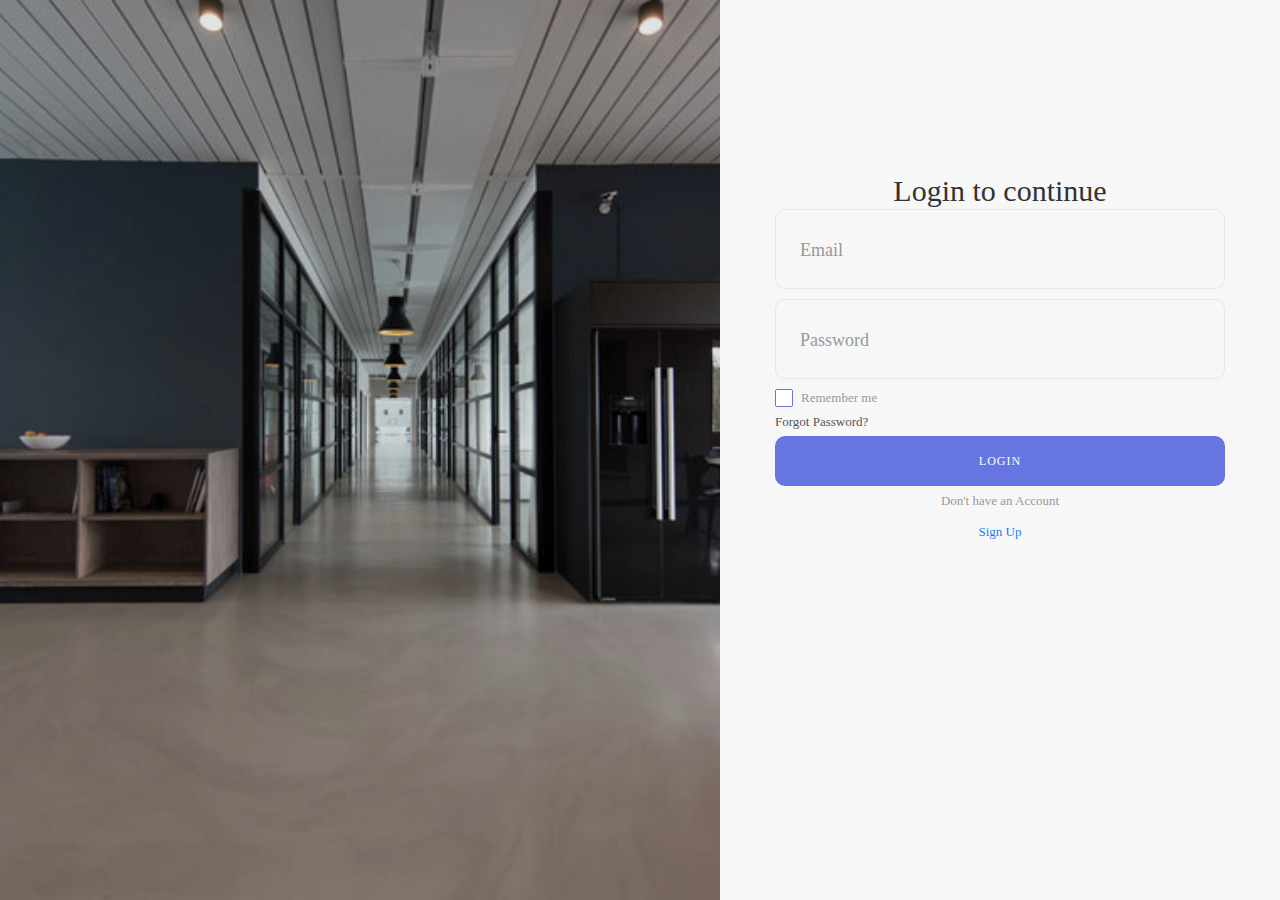
<file: login.html>
<!DOCTYPE html>
<html lang="en">
  <head>
    <title>JobPortal - Free Bootstrap 4 Template by Colorlib</title>
    <meta charset="utf-8">
    <meta name="viewport" content="width=device-width, initial-scale=1, shrink-to-fit=no">
    
    <link href="https://fonts.googleapis.com/css?family=Nunito+Sans:200,300,400,600,700,800,900" rel="stylesheet">

    <link rel="stylesheet" href="css/open-iconic-bootstrap.min.css">
    <link rel="stylesheet" href="css/animate.css">
    
    <link rel="stylesheet" href="css/owl.carousel.min.css">
    <link rel="stylesheet" href="css/owl.theme.default.min.css">
    <link rel="stylesheet" href="css/magnific-popup.css">

    <link rel="stylesheet" href="css/aos.css">

    <link rel="stylesheet" href="css/ionicons.min.css">

    <link rel="stylesheet" href="css/bootstrap-datepicker.css">
    <link rel="stylesheet" href="css/jquery.timepicker.css">

    
    <link rel="stylesheet" href="css/flaticon.css">
    <link rel="stylesheet" href="css/icomoon.css">
    <link rel="stylesheet" href="css/style.css">
  </head>
  <body style="background-color: #666666;">
	
	<div class="limiter">
		<div class="container-login100">
			<div class="wrap-login100">
				<form class="login100-form validate-form">
					<span class="login100-form-title p-b-43">
						Login to continue
					</span>
					
					
					<div class="wrap-input100 validate-input" data-validate = "Valid email is required: ex@abc.xyz">
						<input class="input100" type="text" name="email">
						<span class="focus-input100"></span>
						<span class="label-input100">Email</span>
					</div>
					
					
					<div class="wrap-input100 validate-input" data-validate="Password is required">
						<input class="input100" type="password" name="pass">
						<span class="focus-input100"></span>
						<span class="label-input100">Password</span>
					</div>

					<div class="flex-sb-m w-full p-t-3 p-b-32">
						<div class="contact100-form-checkbox">
							<input class="input-checkbox100" id="ckb1" type="checkbox" name="remember-me">
							<label class="label-checkbox100" for="ckb1">
								Remember me
							</label>
						</div>

						<div>
							<a href="#" class="txt1">
								Forgot Password?
							</a>
						</div>
					</div>
			

					<div class="container-login100-form-btn">
						<button class="login100-form-btn">
							Login
						</button>
					</div>
					
					<div class="text-center p-t-46 p-b-20">
						<span class="txt2">
							Don't have an Account <a href="signup.html" class="nav-link">Sign Up</a>
						</span>
					</div>

					<div class="login100-form-social flex-c-m">
						<a href="#" class="login100-form-social-item flex-c-m bg1 m-r-5">
							<i class="fa fa-facebook-f" aria-hidden="true"></i>
						</a>

						<a href="#" class="login100-form-social-item flex-c-m bg2 m-r-5">
							<i class="fa fa-twitter" aria-hidden="true"></i>
						</a>
					</div>
				</form>

				<div class="login100-more" style="background-image: url('images/image_2.jpg');">
				</div>
			</div>
		</div>
	</div>
</file>
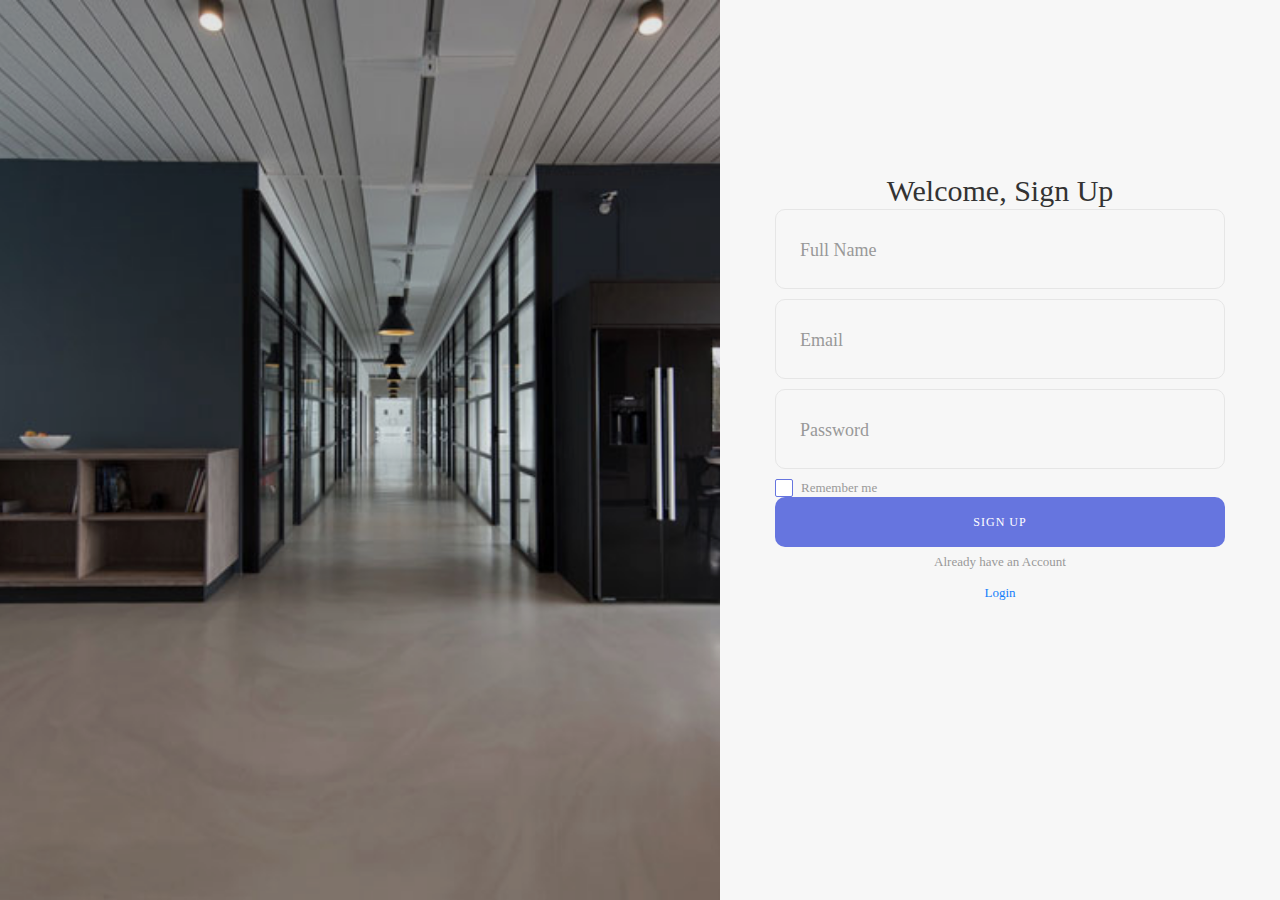
<file: signup.html>
<!DOCTYPE html>
<html lang="en">
  <head>
    <title>JobPortal - Free Bootstrap 4 Template by Colorlib</title>
    <meta charset="utf-8">
    <meta name="viewport" content="width=device-width, initial-scale=1, shrink-to-fit=no">
    
    <link href="https://fonts.googleapis.com/css?family=Nunito+Sans:200,300,400,600,700,800,900" rel="stylesheet">

    <link rel="stylesheet" href="css/open-iconic-bootstrap.min.css">
    <link rel="stylesheet" href="css/animate.css">
    
    <link rel="stylesheet" href="css/owl.carousel.min.css">
    <link rel="stylesheet" href="css/owl.theme.default.min.css">
    <link rel="stylesheet" href="css/magnific-popup.css">

    <link rel="stylesheet" href="css/aos.css">

    <link rel="stylesheet" href="css/ionicons.min.css">

    <link rel="stylesheet" href="css/bootstrap-datepicker.css">
    <link rel="stylesheet" href="css/jquery.timepicker.css">

    
    <link rel="stylesheet" href="css/flaticon.css">
    <link rel="stylesheet" href="css/icomoon.css">
    <link rel="stylesheet" href="css/style.css">
  </head>
  <body style="background-color: #666666;">
	
	<div class="limiter">
		<div class="container-login100">
			<div class="wrap-login100">
				<form class="login100-form validate-form">
					<span class="login100-form-title p-b-43">
						Welcome, Sign Up
					</span>
					
					
					<div class="wrap-input100 validate-input" data-validate = "Valid name is required">
						<input class="input100" type="text" name="name">
						<span class="focus-input100"></span>
						<span class="label-input100">Full Name</span>
                    </div>
                    
                    <div class="wrap-input100 validate-input" data-validate = "Valid email is required: ex@abc.xyz">
						<input class="input100" type="text" name="email">
						<span class="focus-input100"></span>
						<span class="label-input100">Email</span>
					</div>	
					
					<div class="wrap-input100 validate-input" data-validate="Password is required">
						<input class="input100" type="password" name="pass">
						<span class="focus-input100"></span>
						<span class="label-input100">Password</span>
					</div>

					<div class="flex-sb-m w-full p-t-3 p-b-32">
						<div class="contact100-form-checkbox">
							<input class="input-checkbox100" id="ckb1" type="checkbox" name="remember-me">
							<label class="label-checkbox100" for="ckb1">
								Remember me
							</label>
						</div>

					</div>
			

					<div class="container-login100-form-btn">
						<button class="login100-form-btn">
							Sign Up
						</button>
					</div>
					
					<div class="text-center p-t-46 p-b-20">
						<span class="txt2">
							Already have an Account <a href="login.html" class="nav-link">Login</a>
						</span>
					</div>

					<div class="login100-form-social flex-c-m">
						<a href="#" class="login100-form-social-item flex-c-m bg1 m-r-5">
							<i class="fa fa-facebook-f" aria-hidden="true"></i>
						</a>

						<a href="#" class="login100-form-social-item flex-c-m bg2 m-r-5">
							<i class="fa fa-twitter" aria-hidden="true"></i>
						</a>
					</div>
				</form>

				<div class="login100-more" style="background-image: url('images/image_2.jpg');">
				</div>
			</div>
		</div>
	</div>
</file>
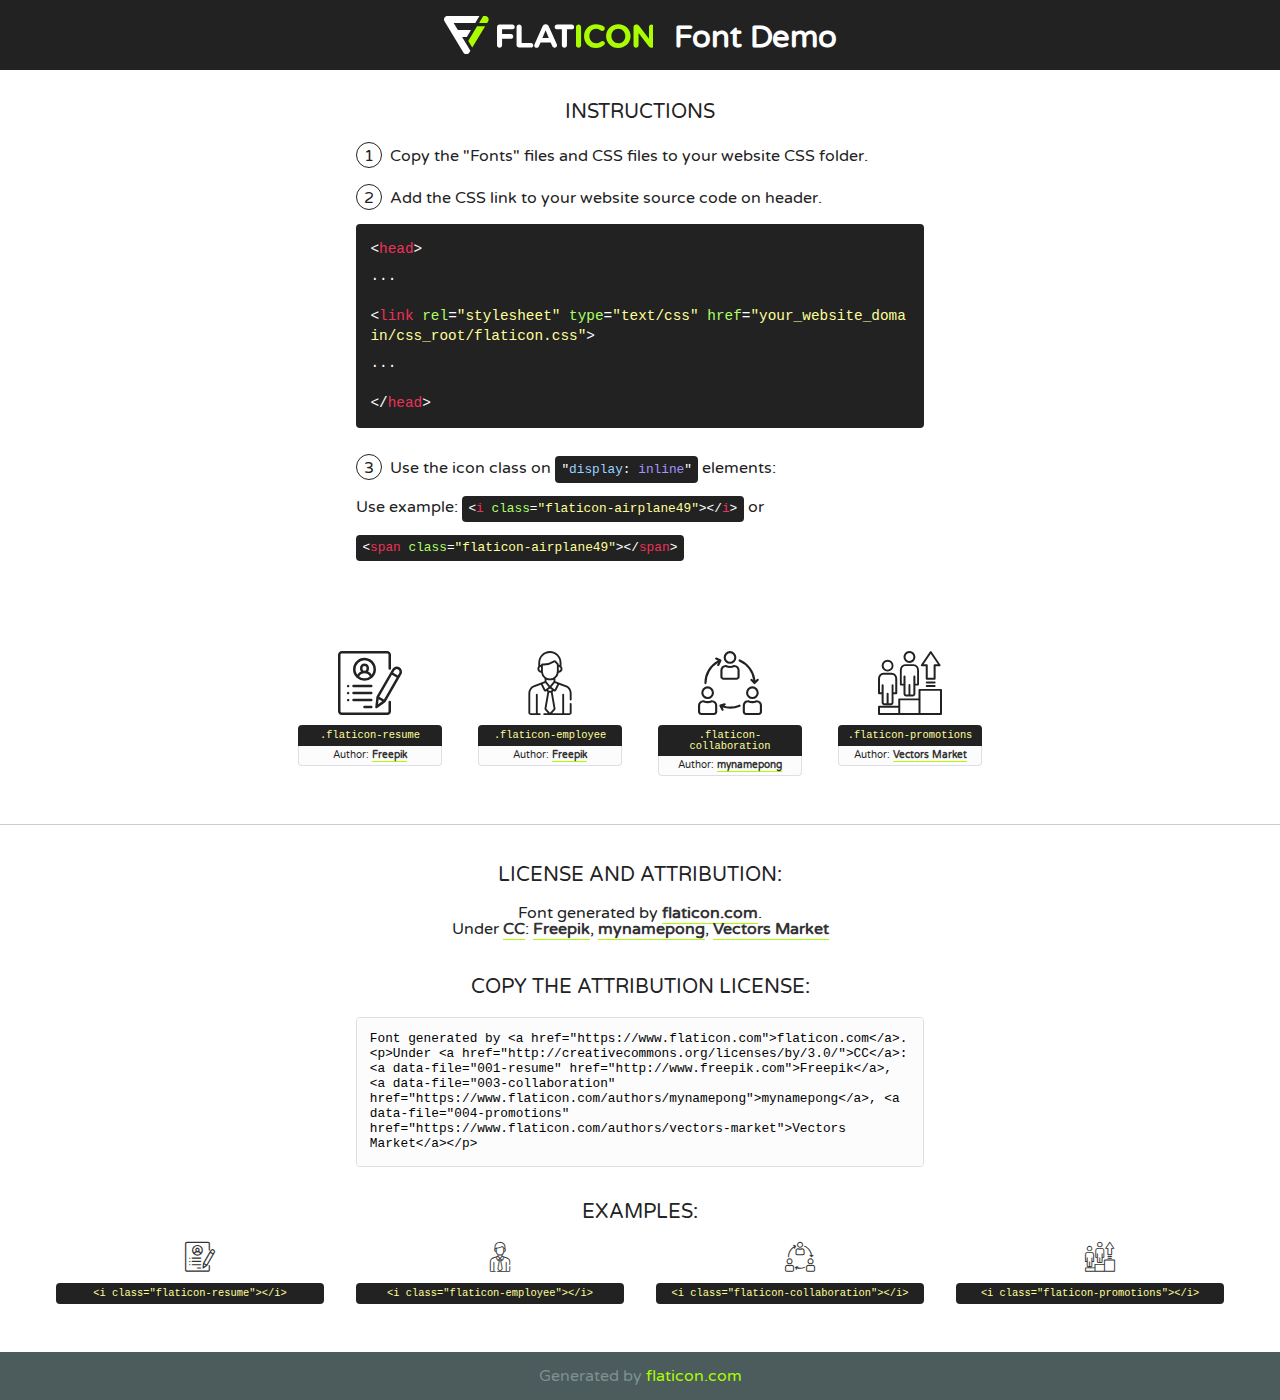
<file: fonts/flaticon/font/flaticon.html>
<!DOCTYPE html>
<!--
  Flaticon icon font: Flaticon
  Creation date: 03/12/2018 06:50
-->
<html>
<!DOCTYPE html>
<html>

<head>
    <title>Flaticon WebFont</title>
    <link href="http://fonts.googleapis.com/css?family=Varela+Round" rel="stylesheet" type="text/css" />
    <link rel="stylesheet" type="text/css" href="flaticon.css">
    <meta charset="UTF-8">
    <style>
    html, body, div, span, applet, object, iframe,
    h1, h2, h3, h4, h5, h6, p, blockquote, pre,
    a, abbr, acronym, address, big, cite, code,
    del, dfn, em, img, ins, kbd, q, s, samp,
    small, strike, strong, sub, sup, tt, var,
    b, u, i, center,
    dl, dt, dd, ol, ul, li,
    fieldset, form, label, legend,
    table, caption, tbody, tfoot, thead, tr, th, td,
    article, aside, canvas, details, embed, 
    figure, figcaption, footer, header, hgroup, 
    menu, nav, output, ruby, section, summary,
    time, mark, audio, video {
        margin: 0;
        padding: 0;
        border: 0;
        font-size: 100%;
        font: inherit;
        vertical-align: baseline;
    }
    /* HTML5 display-role reset for older browsers */
    article, aside, details, figcaption, figure, 
    footer, header, hgroup, menu, nav, section {
        display: block;
    }
    body {
        line-height: 1;
    }
    ol, ul {
        list-style: none;
    }
    blockquote, q {
        quotes: none;
    }
    blockquote:before, blockquote:after,
    q:before, q:after {
        content: '';
        content: none;
    }
    table {
        border-collapse: collapse;
        border-spacing: 0;
    }
    body {
        font-family: 'Varela Round', Helvetica, Arial, sans-serif;
        font-size: 16px;
        color: #222;
    }
    a {
        color: #333;
        border-bottom: 1px solid #a9fd00;
        font-weight: bold;
        text-decoration: none;
    }
    * {
        -moz-box-sizing: border-box;
        -webkit-box-sizing: border-box;
        box-sizing: border-box;
        margin: 0;
        padding: 0;
    }
    [class^="flaticon-"]:before, [class*=" flaticon-"]:before, [class^="flaticon-"]:after, [class*=" flaticon-"]:after {
        font-family: Flaticon;
        font-size: 30px;
        font-style: normal;
        margin-left: 20px;
        color: #333;
    }
    .wrapper {
        max-width: 600px;
        margin: auto;
        padding: 0 1em;
    }
    .title {
        font-size: 1.25em;
        text-align: center;
        margin-bottom: 1em;
        text-transform: uppercase;
    }
    header {
        text-align: center;
        background-color: #222;
        color: #fff;
        padding: 1em;
    }
    header .logo {
        width: 210px;
        height: 38px;
        display: inline-block;
        vertical-align: middle;
        margin-right: 1em;
        border: none;
    }
    header strong {
        font-size: 1.95em;
        font-weight: bold;
        vertical-align: middle;
        margin-top: 5px;
        display: inline-block;
    }
    .demo {
        margin: 2em auto;
        line-height: 1.25em;
    }
    .demo ul li {
        margin-bottom: 1em;
    }
    .demo ul li .num {
        color: #222;
        border-radius: 20px;
        display: inline-block;
        width: 26px;
        padding: 3px;
        height: 26px;
        text-align: center;
        margin-right: 0.5em;
        border: 1px solid #222;
    }
    .demo ul li code {
        background-color: #222;
        border-radius: 4px;
        padding: 0.25em 0.5em;
        display: inline-block;
        color: #fff;
        font-family: Consolas,Monaco,Lucida Console,Liberation Mono,DejaVu Sans Mono,Bitstream Vera Sans Mono,Courier New, monospace;
        font-weight: lighter;
        margin-top: 1em;
        font-size: 0.8em;
        word-break: break-all;
    }
    .demo ul li code.big {
        padding: 1em;
        font-size: 0.9em;
    }
    .demo ul li code .red {
        color: #EF3159;
    }
    .demo ul li code .green {
        color: #ACFF65;
    }
    .demo ul li code .yellow {
        color: #FFFF99;
    }
    .demo ul li code .blue {
        color: #99D3FF;
    }
    .demo ul li code .purple {
        color: #A295FF;
    }
    .demo ul li code .dots {
        margin-top: 0.5em;
        display: block;
    }
    #glyphs {
        border-bottom: 1px solid #ccc;
        padding: 2em 0;
        text-align: center;
    }
    .glyph {
        display: inline-block;
        width: 9em;
        margin: 1em;
        text-align: center;
        vertical-align: top;
        background: #FFF;
    }
    .glyph .glyph-icon {
        padding: 10px;
        display: block;
        font-family:"Flaticon";
        font-size: 64px;
        line-height: 1;
    }
    .glyph .glyph-icon:before {
        font-size: 64px;
        color: #222;
        margin-left: 0;
    }
    .class-name {
        font-size: 0.65em;
        background-color: #222;
        color: #fff;
        border-radius: 4px 4px 0 0;
        padding: 0.5em;
        color: #FFFF99;
        font-family: Consolas,Monaco,Lucida Console,Liberation Mono,DejaVu Sans Mono,Bitstream Vera Sans Mono,Courier New, monospace;
    }
    .author-name {
        font-size: 0.6em;
        background-color: #fcfcfd;
        border: 1px solid #DEDEE4;
        border-top: 0;
        border-radius: 0 0 4px 4px;
        padding: 0.5em;
    }
    .class-name:last-child {
        font-size: 10px;
        color:#888;
    }
    .class-name:last-child a {
        font-size: 10px;
        color:#555;
    }
    .class-name:last-child a:hover {
        color:#a9fd00;
    }
    .glyph > input {
        display: block;
        width: 100px;
        margin: 5px auto;
        text-align: center;
        font-size: 12px;
        cursor: text;
    }
    .glyph > input.icon-input {
        font-family:"Flaticon";
        font-size: 16px;
        margin-bottom: 10px;
    }
    .attribution .title {
        margin-top: 2em;
    }
    .attribution textarea {
        background-color: #fcfcfd;
        padding: 1em;
        border: none;
        box-shadow: none;
        border: 1px solid #DEDEE4;
        border-radius: 4px;
        resize: none;
        width: 100%;
        height: 150px;
        font-size: 0.8em;
        font-family: Consolas,Monaco,Lucida Console,Liberation Mono,DejaVu Sans Mono,Bitstream Vera Sans Mono,Courier New, monospace;
        -webkit-appearance: none;
    }
    .iconsuse {
        margin: 2em auto;
        text-align: center;
        max-width: 1200px;
    }
    .iconsuse:after {
        content: '';
        display: table;
        clear: both;
    }
    .iconsuse .image {
        float: left;
        width: 25%;
        padding: 0 1em;
    }
    .iconsuse .image p {
        margin-bottom: 1em;
    }
    .iconsuse .image span {
        display: block;
        font-size: 0.65em;
        background-color: #222;
        color: #fff;
        border-radius: 4px;
        padding: 0.5em;
        color: #FFFF99;
        margin-top: 1em;
        font-family: Consolas,Monaco,Lucida Console,Liberation Mono,DejaVu Sans Mono,Bitstream Vera Sans Mono,Courier New, monospace;
    }
    #footer {
        text-align: center;
        background-color: #4C5B5C;
        color: #7c9192;
        padding: 1em;
    }
    #footer a {
        border: none;
        color: #a9fd00;
        font-weight: normal;
    }
    @media (max-width: 960px) {
        .iconsuse .image {
            width: 50%;
        }
    }
    @media (max-width: 560px) {
        .iconsuse .image {
            width: 100%;
        }
    }
    </style>
</head>

<body class="characters-off">

    <header>
        <a href="https://www.flaticon.com" target="_blank" class="logo">
            <svg version="1.1" xmlns="http://www.w3.org/2000/svg" xmlns:xlink="http://www.w3.org/1999/xlink" xmlns:a="http://ns.adobe.com/AdobeSVGViewerExtensions/3.0/" viewBox="0 0 560.875 102.036" enable-background="new 0 0 560.875 102.036" xml:space="preserve">
                <defs>
                </defs>
                <g>
                    <g class="letters">
                        <path fill="#ffffff" d="M141.596,29.675c0-3.777,2.985-6.767,6.764-6.767h34.438c3.426,0,6.15,2.728,6.15,6.15
                        c0,3.43-2.724,6.149-6.15,6.149h-27.674v13.091h23.719c3.429,0,6.151,2.724,6.151,6.15c0,3.43-2.723,6.149-6.151,6.149h-23.719
                        v17.574c0,3.773-2.986,6.761-6.764,6.761c-3.779,0-6.764-2.989-6.764-6.761V29.675z"></path>
                        <path fill="#ffffff" d="M193.844,29.149c0-3.781,2.985-6.767,6.764-6.767c3.776,0,6.763,2.985,6.763,6.767v42.957h25.039
                        c3.426,0,6.149,2.726,6.149,6.153c0,3.425-2.723,6.15-6.149,6.15h-31.802c-3.779,0-6.764-2.986-6.764-6.768V29.149z"></path>
                        <path fill="#ffffff" d="M241.891,75.71l21.438-48.407c1.492-3.341,4.215-5.357,7.906-5.357h0.792
                        c3.686,0,6.323,2.017,7.815,5.357l21.439,48.407c0.436,0.967,0.701,1.845,0.701,2.723c0,3.602-2.809,6.501-6.414,6.501
                        c-3.161,0-5.269-1.845-6.499-4.655l-4.132-9.661h-27.059l-4.301,10.102c-1.144,2.631-3.426,4.214-6.237,4.214
                        c-3.517,0-6.24-2.81-6.24-6.325C241.1,77.64,241.451,76.677,241.891,75.71z M279.932,58.666l-8.521-20.297l-8.526,20.297H279.932
                        z"></path>
                        <path fill="#ffffff" d="M314.864,35.387H301.86c-3.429,0-6.239-2.813-6.239-6.238c0-3.429,2.811-6.24,6.239-6.24h39.533
                        c3.426,0,6.237,2.811,6.237,6.24c0,3.425-2.811,6.238-6.237,6.238h-13.001v42.785c0,3.773-2.99,6.761-6.764,6.761
                        c-3.779,0-6.764-2.989-6.764-6.761V35.387z"></path>
                        <path fill="#A9FD00" d="M352.615,29.149c0-3.781,2.985-6.767,6.767-6.767c3.774,0,6.761,2.985,6.761,6.767v49.024
                        c0,3.773-2.987,6.761-6.761,6.761c-3.781,0-6.767-2.989-6.767-6.761V29.149z"></path>
                        <path fill="#A9FD00" d="M374.132,53.836v-0.179c0-17.481,13.178-31.801,32.065-31.801c9.22,0,15.459,2.458,20.557,6.238
                        c1.402,1.054,2.637,2.985,2.637,5.357c0,3.692-2.985,6.59-6.681,6.59c-1.845,0-3.071-0.702-4.044-1.319
                        c-3.776-2.813-7.729-4.393-12.562-4.393c-10.364,0-17.831,8.611-17.831,19.154v0.173c0,10.542,7.291,19.329,17.831,19.329
                        c5.715,0,9.492-1.756,13.359-4.834c1.049-0.874,2.458-1.491,4.039-1.491c3.429,0,6.325,2.813,6.325,6.236
                        c0,2.106-1.056,3.78-2.282,4.834c-5.539,4.834-12.036,7.733-21.878,7.733C387.572,85.464,374.132,71.493,374.132,53.836z"></path>
                        <path fill="#A9FD00" d="M433.009,53.836v-0.179c0-17.481,13.79-31.801,32.766-31.801c18.981,0,32.592,14.143,32.592,31.628v0.173
                        c0,17.483-13.785,31.807-32.769,31.807C446.625,85.464,433.009,71.32,433.009,53.836z M484.224,53.836v-0.179
                        c0-10.539-7.725-19.326-18.626-19.326c-10.893,0-18.449,8.611-18.449,19.154v0.173c0,10.542,7.73,19.329,18.626,19.329
                        C476.676,72.986,484.224,64.378,484.224,53.836z"></path>
                        <path fill="#A9FD00" d="M506.233,29.321c0-3.774,2.99-6.763,6.767-6.763h1.401c3.252,0,5.183,1.583,7.029,3.953l26.093,34.265
                        V29.059c0-3.692,2.99-6.677,6.681-6.677c3.683,0,6.671,2.985,6.671,6.677v48.934c0,3.78-2.987,6.765-6.764,6.765h-0.436
                        c-3.257,0-5.188-1.581-7.034-3.953l-27.056-35.492v32.944c0,3.687-2.985,6.676-6.678,6.676c-3.683,0-6.673-2.989-6.673-6.676
                        V29.321z"></path>
                    </g>
                    <g class="insignia">
                        <path fill="#ffffff" d="M48.372,56.137h12.517l11.156-18.537H37.186L25.688,18.539h57.825L94.668,0H9.271
                        C5.925,0,2.842,1.801,1.198,4.716c-1.644,2.907-1.593,6.482,0.134,9.343l50.38,83.501c1.678,2.781,4.689,4.476,7.938,4.476
                        c3.246,0,6.257-1.695,7.935-4.476l2.898-4.804L48.372,56.137z"></path>
                        <g class="i">
                            <path fill="#A9FD00" d="M93.575,18.539h0.031v0.004l21.652,0.004l2.705-4.488c1.727-2.861,1.778-6.436,0.133-9.343
                            C116.454,1.801,113.371,0,110.026,0h-5.294L93.575,18.539z"></path>
                            <polygon fill="#A9FD00" points="88.291,27.356 64.725,66.486 75.519,84.404 109.942,27.356"></polygon>
                        </g>
                    </g>
                </g>
            </svg>
        </a>
        <strong>Font Demo</strong>
    </header>


    <section class="demo wrapper">

        <p class="title">Instructions</p>

        <ul>
            <li>
                <span class="num">1</span>Copy the "Fonts" files and CSS files to your website CSS folder.
            </li>
            <li>
                <span class="num">2</span>Add the CSS link to your website source code on header.
                <code class="big">
                    &lt;<span class="red">head</span>&gt;
                    <br/><span class="dots">...</span>
                    <br/>&lt;<span class="red">link</span> <span class="green">rel</span>=<span class="yellow">"stylesheet"</span> <span class="green">type</span>=<span class="yellow">"text/css"</span> <span class="green">href</span>=<span class="yellow">"your_website_domain/css_root/flaticon.css"</span>&gt;
                    <br/><span class="dots">...</span>
                    <br/>&lt;/<span class="red">head</span>&gt;
                </code>
            </li>

            <li>
                <p>
                    <span class="num">3</span>Use the icon class on <code>"<span class="blue">display</span>:<span class="purple"> inline</span>"</code> elements:
                    <br />
                    Use example: <code>&lt;<span class="red">i</span> <span class="green">class</span>=<span class="yellow">&quot;flaticon-airplane49&quot;</span>&gt;&lt;/<span class="red">i</span>&gt;</code> or <code>&lt;<span class="red">span</span> <span class="green">class</span>=<span class="yellow">&quot;flaticon-airplane49&quot;</span>&gt;&lt;/<span class="red">span</span>&gt;</code>
            </li>
        </ul>

    </section>




   <section id="glyphs">          
    
      
        <div class="glyph"><div class="glyph-icon flaticon-resume"></div>
            <div class="class-name">.flaticon-resume</div>
            <div class="author-name">Author: <a data-file="001-resume" href="http://www.freepik.com">Freepik</a> </div> 
        </div>        
        
        <div class="glyph"><div class="glyph-icon flaticon-employee"></div>
            <div class="class-name">.flaticon-employee</div>
            <div class="author-name">Author: <a data-file="002-employee" href="http://www.freepik.com">Freepik</a> </div> 
        </div>        
        
        <div class="glyph"><div class="glyph-icon flaticon-collaboration"></div>
            <div class="class-name">.flaticon-collaboration</div>
            <div class="author-name">Author: <a data-file="003-collaboration" href="https://www.flaticon.com/authors/mynamepong">mynamepong</a> </div> 
        </div>        
        
        <div class="glyph"><div class="glyph-icon flaticon-promotions"></div>
            <div class="class-name">.flaticon-promotions</div>
            <div class="author-name">Author: <a data-file="004-promotions" href="https://www.flaticon.com/authors/vectors-market">Vectors Market</a> </div> 
        </div>        
        

    </section>



    <section class="attribution wrapper"   style="text-align:center;">

      <div class="title">License and attribution:</div><div class="attrDiv">Font generated by <a href="https://www.flaticon.com">flaticon.com</a>. <div><p>Under <a href="http://creativecommons.org/licenses/by/3.0/">CC</a>: <a data-file="001-resume" href="http://www.freepik.com">Freepik</a>, <a data-file="003-collaboration" href="https://www.flaticon.com/authors/mynamepong">mynamepong</a>, <a data-file="004-promotions" href="https://www.flaticon.com/authors/vectors-market">Vectors Market</a></p>  </div>
      </div>
      <div class="title">Copy the Attribution License:</div>

    <textarea onclick="this.focus();this.select();">Font generated by &lt;a href=&quot;https://www.flaticon.com&quot;&gt;flaticon.com&lt;/a&gt;. <p>Under <a href="http://creativecommons.org/licenses/by/3.0/">CC</a>: <a data-file="001-resume" href="http://www.freepik.com">Freepik</a>, <a data-file="003-collaboration" href="https://www.flaticon.com/authors/mynamepong">mynamepong</a>, <a data-file="004-promotions" href="https://www.flaticon.com/authors/vectors-market">Vectors Market</a></p>  
     </textarea>

    </section>

    <section class="iconsuse">

          <div class="title">Examples:</div>            
             
            <div class="image">
                <p>
                    <i class="glyph-icon flaticon-resume"></i> 
                    <span>&lt;i class=&quot;flaticon-resume&quot;&gt;&lt;/i&gt;</span>
                </p>
            </div>
            
            <div class="image">
                <p>
                    <i class="glyph-icon flaticon-employee"></i> 
                    <span>&lt;i class=&quot;flaticon-employee&quot;&gt;&lt;/i&gt;</span>
                </p>
            </div>
            
            <div class="image">
                <p>
                    <i class="glyph-icon flaticon-collaboration"></i> 
                    <span>&lt;i class=&quot;flaticon-collaboration&quot;&gt;&lt;/i&gt;</span>
                </p>
            </div>
            
            <div class="image">
                <p>
                    <i class="glyph-icon flaticon-promotions"></i> 
                    <span>&lt;i class=&quot;flaticon-promotions&quot;&gt;&lt;/i&gt;</span>
                </p>
            </div>
                       
        </div>
                            
    </section>

<div id="footer">
    <div>Generated by <a href="https://www.flaticon.com">flaticon.com</a>
    </div>
</div>



</body>
</html>
</file>
<file: css/flaticon.css>
/*
  	Flaticon icon font: Flaticon
  	Creation date: 12/08/2018 13:24
  	*/


@font-face {
  font-family: "Flaticon";
  src: url("../fonts/flaticon/font/Flaticon.eot");
  src: url("../fonts/flaticon/font/Flaticon.eot?#iefix") format("embedded-opentype"),
       url("../fonts/flaticon/font/Flaticon.woff") format("woff"),
       url("../fonts/flaticon/font/Flaticon.ttf") format("truetype"),
       url("../fonts/flaticon/font/Flaticon.svg#Flaticon") format("svg");
  font-weight: normal;
  font-style: normal;
}

@media screen and (-webkit-min-device-pixel-ratio:0) {
  @font-face {
    font-family: "Flaticon";
    src: url("../fonts/flaticon/font/Flaticon.svg#Flaticon") format("svg");
  }
}

[class^="flaticon-"]:before, [class*=" flaticon-"]:before,
[class^="flaticon-"]:after, [class*=" flaticon-"]:after {   
  font-family: Flaticon;
  font-style: normal;
  font-weight: normal;
  font-variant: normal;
  text-transform: none;
  line-height: 1;

  /* Better Font Rendering =========== */
  -webkit-font-smoothing: antialiased;
  -moz-osx-font-smoothing: grayscale;
}

.flaticon-resume:before { content: "\f100"; }
.flaticon-employee:before { content: "\f101"; }
.flaticon-collaboration:before { content: "\f102"; }
.flaticon-promotions:before { content: "\f103"; }
</file>
<file: css/icomoon.css>
@font-face {
  font-family: 'icomoon';
  src:  url('../fonts/icomoon/icomoon.eot?6tt51o');
  src:  url('../fonts/icomoon/icomoon.eot?6tt51o#iefix') format('embedded-opentype'),
    url('../fonts/icomoon/icomoon.ttf?6tt51o') format('truetype'),
    url('../fonts/icomoon/icomoon.woff?6tt51o') format('woff'),
    url('../fonts/icomoon/icomoon.svg?6tt51o#icomoon') format('svg');
  font-weight: normal;
  font-style: normal;
}

[class^="icon-"], [class*=" icon-"] {
  /* use !important to prevent issues with browser extensions that change fonts */
  font-family: 'icomoon' !important;
  speak: none;
  font-style: normal;
  font-weight: normal;
  font-variant: normal;
  text-transform: none;
  line-height: 1;

  /* Better Font Rendering =========== */
  -webkit-font-smoothing: antialiased;
  -moz-osx-font-smoothing: grayscale;
}

.icon-asterisk:before {
  content: "\f069";
}
.icon-plus:before {
  content: "\f067";
}
.icon-question:before {
  content: "\f128";
}
.icon-minus:before {
  content: "\f068";
}
.icon-glass:before {
  content: "\f000";
}
.icon-music:before {
  content: "\f001";
}
.icon-search:before {
  content: "\f002";
}
.icon-envelope-o:before {
  content: "\f003";
}
.icon-heart:before {
  content: "\f004";
}
.icon-star:before {
  content: "\f005";
}
.icon-star-o:before {
  content: "\f006";
}
.icon-user:before {
  content: "\f007";
}
.icon-film:before {
  content: "\f008";
}
.icon-th-large:before {
  content: "\f009";
}
.icon-th:before {
  content: "\f00a";
}
.icon-th-list:before {
  content: "\f00b";
}
.icon-check:before {
  content: "\f00c";
}
.icon-close:before {
  content: "\f00d";
}
.icon-remove:before {
  content: "\f00d";
}
.icon-times:before {
  content: "\f00d";
}
.icon-search-plus:before {
  content: "\f00e";
}
.icon-search-minus:before {
  content: "\f010";
}
.icon-power-off:before {
  content: "\f011";
}
.icon-signal:before {
  content: "\f012";
}
.icon-cog:before {
  content: "\f013";
}
.icon-gear:before {
  content: "\f013";
}
.icon-trash-o:before {
  content: "\f014";
}
.icon-home:before {
  content: "\f015";
}
.icon-file-o:before {
  content: "\f016";
}
.icon-clock-o:before {
  content: "\f017";
}
.icon-road:before {
  content: "\f018";
}
.icon-download:before {
  content: "\f019";
}
.icon-arrow-circle-o-down:before {
  content: "\f01a";
}
.icon-arrow-circle-o-up:before {
  content: "\f01b";
}
.icon-inbox:before {
  content: "\f01c";
}
.icon-play-circle-o:before {
  content: "\f01d";
}
.icon-repeat:before {
  content: "\f01e";
}
.icon-rotate-right:before {
  content: "\f01e";
}
.icon-refresh:before {
  content: "\f021";
}
.icon-list-alt:before {
  content: "\f022";
}
.icon-lock:before {
  content: "\f023";
}
.icon-flag:before {
  content: "\f024";
}
.icon-headphones:before {
  content: "\f025";
}
.icon-volume-off:before {
  content: "\f026";
}
.icon-volume-down:before {
  content: "\f027";
}
.icon-volume-up:before {
  content: "\f028";
}
.icon-qrcode:before {
  content: "\f029";
}
.icon-barcode:before {
  content: "\f02a";
}
.icon-tag:before {
  content: "\f02b";
}
.icon-tags:before {
  content: "\f02c";
}
.icon-book:before {
  content: "\f02d";
}
.icon-bookmark:before {
  content: "\f02e";
}
.icon-print:before {
  content: "\f02f";
}
.icon-camera:before {
  content: "\f030";
}
.icon-font:before {
  content: "\f031";
}
.icon-bold:before {
  content: "\f032";
}
.icon-italic:before {
  content: "\f033";
}
.icon-text-height:before {
  content: "\f034";
}
.icon-text-width:before {
  content: "\f035";
}
.icon-align-left:before {
  content: "\f036";
}
.icon-align-center:before {
  content: "\f037";
}
.icon-align-right:before {
  content: "\f038";
}
.icon-align-justify:before {
  content: "\f039";
}
.icon-list:before {
  content: "\f03a";
}
.icon-dedent:before {
  content: "\f03b";
}
.icon-outdent:before {
  content: "\f03b";
}
.icon-indent:before {
  content: "\f03c";
}
.icon-video-camera:before {
  content: "\f03d";
}
.icon-image:before {
  content: "\f03e";
}
.icon-photo:before {
  content: "\f03e";
}
.icon-picture-o:before {
  content: "\f03e";
}
.icon-pencil:before {
  content: "\f040";
}
.icon-map-marker:before {
  content: "\f041";
}
.icon-adjust:before {
  content: "\f042";
}
.icon-tint:before {
  content: "\f043";
}
.icon-edit:before {
  content: "\f044";
}
.icon-pencil-square-o:before {
  content: "\f044";
}
.icon-share-square-o:before {
  content: "\f045";
}
.icon-check-square-o:before {
  content: "\f046";
}
.icon-arrows:before {
  content: "\f047";
}
.icon-step-backward:before {
  content: "\f048";
}
.icon-fast-backward:before {
  content: "\f049";
}
.icon-backward:before {
  content: "\f04a";
}
.icon-play:before {
  content: "\f04b";
}
.icon-pause:before {
  content: "\f04c";
}
.icon-stop:before {
  content: "\f04d";
}
.icon-forward:before {
  content: "\f04e";
}
.icon-fast-forward:before {
  content: "\f050";
}
.icon-step-forward:before {
  content: "\f051";
}
.icon-eject:before {
  content: "\f052";
}
.icon-chevron-left:before {
  content: "\f053";
}
.icon-chevron-right:before {
  content: "\f054";
}
.icon-plus-circle:before {
  content: "\f055";
}
.icon-minus-circle:before {
  content: "\f056";
}
.icon-times-circle:before {
  content: "\f057";
}
.icon-check-circle:before {
  content: "\f058";
}
.icon-question-circle:before {
  content: "\f059";
}
.icon-info-circle:before {
  content: "\f05a";
}
.icon-crosshairs:before {
  content: "\f05b";
}
.icon-times-circle-o:before {
  content: "\f05c";
}
.icon-check-circle-o:before {
  content: "\f05d";
}
.icon-ban:before {
  content: "\f05e";
}
.icon-arrow-left:before {
  content: "\f060";
}
.icon-arrow-right:before {
  content: "\f061";
}
.icon-arrow-up:before {
  content: "\f062";
}
.icon-arrow-down:before {
  content: "\f063";
}
.icon-mail-forward:before {
  content: "\f064";
}
.icon-share:before {
  content: "\f064";
}
.icon-expand:before {
  content: "\f065";
}
.icon-compress:before {
  content: "\f066";
}
.icon-exclamation-circle:before {
  content: "\f06a";
}
.icon-gift:before {
  content: "\f06b";
}
.icon-leaf:before {
  content: "\f06c";
}
.icon-fire:before {
  content: "\f06d";
}
.icon-eye:before {
  content: "\f06e";
}
.icon-eye-slash:before {
  content: "\f070";
}
.icon-exclamation-triangle:before {
  content: "\f071";
}
.icon-warning:before {
  content: "\f071";
}
.icon-plane:before {
  content: "\f072";
}
.icon-calendar:before {
  content: "\f073";
}
.icon-random:before {
  content: "\f074";
}
.icon-comment:before {
  content: "\f075";
}
.icon-magnet:before {
  content: "\f076";
}
.icon-chevron-up:before {
  content: "\f077";
}
.icon-chevron-down:before {
  content: "\f078";
}
.icon-retweet:before {
  content: "\f079";
}
.icon-shopping-cart:before {
  content: "\f07a";
}
.icon-folder:before {
  content: "\f07b";
}
.icon-folder-open:before {
  content: "\f07c";
}
.icon-arrows-v:before {
  content: "\f07d";
}
.icon-arrows-h:before {
  content: "\f07e";
}
.icon-bar-chart:before {
  content: "\f080";
}
.icon-bar-chart-o:before {
  content: "\f080";
}
.icon-twitter-square:before {
  content: "\f081";
}
.icon-facebook-square:before {
  content: "\f082";
}
.icon-camera-retro:before {
  content: "\f083";
}
.icon-key:before {
  content: "\f084";
}
.icon-cogs:before {
  content: "\f085";
}
.icon-gears:before {
  content: "\f085";
}
.icon-comments:before {
  content: "\f086";
}
.icon-thumbs-o-up:before {
  content: "\f087";
}
.icon-thumbs-o-down:before {
  content: "\f088";
}
.icon-star-half:before {
  content: "\f089";
}
.icon-heart-o:before {
  content: "\f08a";
}
.icon-sign-out:before {
  content: "\f08b";
}
.icon-linkedin-square:before {
  content: "\f08c";
}
.icon-thumb-tack:before {
  content: "\f08d";
}
.icon-external-link:before {
  content: "\f08e";
}
.icon-sign-in:before {
  content: "\f090";
}
.icon-trophy:before {
  content: "\f091";
}
.icon-github-square:before {
  content: "\f092";
}
.icon-upload:before {
  content: "\f093";
}
.icon-lemon-o:before {
  content: "\f094";
}
.icon-phone:before {
  content: "\f095";
}
.icon-square-o:before {
  content: "\f096";
}
.icon-bookmark-o:before {
  content: "\f097";
}
.icon-phone-square:before {
  content: "\f098";
}
.icon-twitter:before {
  content: "\f099";
}
.icon-facebook:before {
  content: "\f09a";
}
.icon-facebook-f:before {
  content: "\f09a";
}
.icon-github:before {
  content: "\f09b";
}
.icon-unlock:before {
  content: "\f09c";
}
.icon-credit-card:before {
  content: "\f09d";
}
.icon-feed:before {
  content: "\f09e";
}
.icon-rss:before {
  content: "\f09e";
}
.icon-hdd-o:before {
  content: "\f0a0";
}
.icon-bullhorn:before {
  content: "\f0a1";
}
.icon-bell-o:before {
  content: "\f0a2";
}
.icon-certificate:before {
  content: "\f0a3";
}
.icon-hand-o-right:before {
  content: "\f0a4";
}
.icon-hand-o-left:before {
  content: "\f0a5";
}
.icon-hand-o-up:before {
  content: "\f0a6";
}
.icon-hand-o-down:before {
  content: "\f0a7";
}
.icon-arrow-circle-left:before {
  content: "\f0a8";
}
.icon-arrow-circle-right:before {
  content: "\f0a9";
}
.icon-arrow-circle-up:before {
  content: "\f0aa";
}
.icon-arrow-circle-down:before {
  content: "\f0ab";
}
.icon-globe:before {
  content: "\f0ac";
}
.icon-wrench:before {
  content: "\f0ad";
}
.icon-tasks:before {
  content: "\f0ae";
}
.icon-filter:before {
  content: "\f0b0";
}
.icon-briefcase:before {
  content: "\f0b1";
}
.icon-arrows-alt:before {
  content: "\f0b2";
}
.icon-group:before {
  content: "\f0c0";
}
.icon-users:before {
  content: "\f0c0";
}
.icon-chain:before {
  content: "\f0c1";
}
.icon-link:before {
  content: "\f0c1";
}
.icon-cloud:before {
  content: "\f0c2";
}
.icon-flask:before {
  content: "\f0c3";
}
.icon-cut:before {
  content: "\f0c4";
}
.icon-scissors:before {
  content: "\f0c4";
}
.icon-copy:before {
  content: "\f0c5";
}
.icon-files-o:before {
  content: "\f0c5";
}
.icon-paperclip:before {
  content: "\f0c6";
}
.icon-floppy-o:before {
  content: "\f0c7";
}
.icon-save:before {
  content: "\f0c7";
}
.icon-square:before {
  content: "\f0c8";
}
.icon-bars:before {
  content: "\f0c9";
}
.icon-navicon:before {
  content: "\f0c9";
}
.icon-reorder:before {
  content: "\f0c9";
}
.icon-list-ul:before {
  content: "\f0ca";
}
.icon-list-ol:before {
  content: "\f0cb";
}
.icon-strikethrough:before {
  content: "\f0cc";
}
.icon-underline:before {
  content: "\f0cd";
}
.icon-table:before {
  content: "\f0ce";
}
.icon-magic:before {
  content: "\f0d0";
}
.icon-truck:before {
  content: "\f0d1";
}
.icon-pinterest:before {
  content: "\f0d2";
}
.icon-pinterest-square:before {
  content: "\f0d3";
}
.icon-google-plus-square:before {
  content: "\f0d4";
}
.icon-google-plus:before {
  content: "\f0d5";
}
.icon-money:before {
  content: "\f0d6";
}
.icon-caret-down:before {
  content: "\f0d7";
}
.icon-caret-up:before {
  content: "\f0d8";
}
.icon-caret-left:before {
  content: "\f0d9";
}
.icon-caret-right:before {
  content: "\f0da";
}
.icon-columns:before {
  content: "\f0db";
}
.icon-sort:before {
  content: "\f0dc";
}
.icon-unsorted:before {
  content: "\f0dc";
}
.icon-sort-desc:before {
  content: "\f0dd";
}
.icon-sort-down:before {
  content: "\f0dd";
}
.icon-sort-asc:before {
  content: "\f0de";
}
.icon-sort-up:before {
  content: "\f0de";
}
.icon-envelope:before {
  content: "\f0e0";
}
.icon-linkedin:before {
  content: "\f0e1";
}
.icon-rotate-left:before {
  content: "\f0e2";
}
.icon-undo:before {
  content: "\f0e2";
}
.icon-gavel:before {
  content: "\f0e3";
}
.icon-legal:before {
  content: "\f0e3";
}
.icon-dashboard:before {
  content: "\f0e4";
}
.icon-tachometer:before {
  content: "\f0e4";
}
.icon-comment-o:before {
  content: "\f0e5";
}
.icon-comments-o:before {
  content: "\f0e6";
}
.icon-bolt:before {
  content: "\f0e7";
}
.icon-flash:before {
  content: "\f0e7";
}
.icon-sitemap:before {
  content: "\f0e8";
}
.icon-umbrella:before {
  content: "\f0e9";
}
.icon-clipboard:before {
  content: "\f0ea";
}
.icon-paste:before {
  content: "\f0ea";
}
.icon-lightbulb-o:before {
  content: "\f0eb";
}
.icon-exchange:before {
  content: "\f0ec";
}
.icon-cloud-download:before {
  content: "\f0ed";
}
.icon-cloud-upload:before {
  content: "\f0ee";
}
.icon-user-md:before {
  content: "\f0f0";
}
.icon-stethoscope:before {
  content: "\f0f1";
}
.icon-suitcase:before {
  content: "\f0f2";
}
.icon-bell:before {
  content: "\f0f3";
}
.icon-coffee:before {
  content: "\f0f4";
}
.icon-cutlery:before {
  content: "\f0f5";
}
.icon-file-text-o:before {
  content: "\f0f6";
}
.icon-building-o:before {
  content: "\f0f7";
}
.icon-hospital-o:before {
  content: "\f0f8";
}
.icon-ambulance:before {
  content: "\f0f9";
}
.icon-medkit:before {
  content: "\f0fa";
}
.icon-fighter-jet:before {
  content: "\f0fb";
}
.icon-beer:before {
  content: "\f0fc";
}
.icon-h-square:before {
  content: "\f0fd";
}
.icon-plus-square:before {
  content: "\f0fe";
}
.icon-angle-double-left:before {
  content: "\f100";
}
.icon-angle-double-right:before {
  content: "\f101";
}
.icon-angle-double-up:before {
  content: "\f102";
}
.icon-angle-double-down:before {
  content: "\f103";
}
.icon-angle-left:before {
  content: "\f104";
}
.icon-angle-right:before {
  content: "\f105";
}
.icon-angle-up:before {
  content: "\f106";
}
.icon-angle-down:before {
  content: "\f107";
}
.icon-desktop:before {
  content: "\f108";
}
.icon-laptop:before {
  content: "\f109";
}
.icon-tablet:before {
  content: "\f10a";
}
.icon-mobile:before {
  content: "\f10b";
}
.icon-mobile-phone:before {
  content: "\f10b";
}
.icon-circle-o:before {
  content: "\f10c";
}
.icon-quote-left:before {
  content: "\f10d";
}
.icon-quote-right:before {
  content: "\f10e";
}
.icon-spinner:before {
  content: "\f110";
}
.icon-circle:before {
  content: "\f111";
}
.icon-mail-reply:before {
  content: "\f112";
}
.icon-reply:before {
  content: "\f112";
}
.icon-github-alt:before {
  content: "\f113";
}
.icon-folder-o:before {
  content: "\f114";
}
.icon-folder-open-o:before {
  content: "\f115";
}
.icon-smile-o:before {
  content: "\f118";
}
.icon-frown-o:before {
  content: "\f119";
}
.icon-meh-o:before {
  content: "\f11a";
}
.icon-gamepad:before {
  content: "\f11b";
}
.icon-keyboard-o:before {
  content: "\f11c";
}
.icon-flag-o:before {
  content: "\f11d";
}
.icon-flag-checkered:before {
  content: "\f11e";
}
.icon-terminal:before {
  content: "\f120";
}
.icon-code:before {
  content: "\f121";
}
.icon-mail-reply-all:before {
  content: "\f122";
}
.icon-reply-all:before {
  content: "\f122";
}
.icon-star-half-empty:before {
  content: "\f123";
}
.icon-star-half-full:before {
  content: "\f123";
}
.icon-star-half-o:before {
  content: "\f123";
}
.icon-location-arrow:before {
  content: "\f124";
}
.icon-crop:before {
  content: "\f125";
}
.icon-code-fork:before {
  content: "\f126";
}
.icon-chain-broken:before {
  content: "\f127";
}
.icon-unlink:before {
  content: "\f127";
}
.icon-info:before {
  content: "\f129";
}
.icon-exclamation:before {
  content: "\f12a";
}
.icon-superscript:before {
  content: "\f12b";
}
.icon-subscript:before {
  content: "\f12c";
}
.icon-eraser:before {
  content: "\f12d";
}
.icon-puzzle-piece:before {
  content: "\f12e";
}
.icon-microphone:before {
  content: "\f130";
}
.icon-microphone-slash:before {
  content: "\f131";
}
.icon-shield:before {
  content: "\f132";
}
.icon-calendar-o:before {
  content: "\f133";
}
.icon-fire-extinguisher:before {
  content: "\f134";
}
.icon-rocket:before {
  content: "\f135";
}
.icon-maxcdn:before {
  content: "\f136";
}
.icon-chevron-circle-left:before {
  content: "\f137";
}
.icon-chevron-circle-right:before {
  content: "\f138";
}
.icon-chevron-circle-up:before {
  content: "\f139";
}
.icon-chevron-circle-down:before {
  content: "\f13a";
}
.icon-html5:before {
  content: "\f13b";
}
.icon-css3:before {
  content: "\f13c";
}
.icon-anchor:before {
  content: "\f13d";
}
.icon-unlock-alt:before {
  content: "\f13e";
}
.icon-bullseye:before {
  content: "\f140";
}
.icon-ellipsis-h:before {
  content: "\f141";
}
.icon-ellipsis-v:before {
  content: "\f142";
}
.icon-rss-square:before {
  content: "\f143";
}
.icon-play-circle:before {
  content: "\f144";
}
.icon-ticket:before {
  content: "\f145";
}
.icon-minus-square:before {
  content: "\f146";
}
.icon-minus-square-o:before {
  content: "\f147";
}
.icon-level-up:before {
  content: "\f148";
}
.icon-level-down:before {
  content: "\f149";
}
.icon-check-square:before {
  content: "\f14a";
}
.icon-pencil-square:before {
  content: "\f14b";
}
.icon-external-link-square:before {
  content: "\f14c";
}
.icon-share-square:before {
  content: "\f14d";
}
.icon-compass:before {
  content: "\f14e";
}
.icon-caret-square-o-down:before {
  content: "\f150";
}
.icon-toggle-down:before {
  content: "\f150";
}
.icon-caret-square-o-up:before {
  content: "\f151";
}
.icon-toggle-up:before {
  content: "\f151";
}
.icon-caret-square-o-right:before {
  content: "\f152";
}
.icon-toggle-right:before {
  content: "\f152";
}
.icon-eur:before {
  content: "\f153";
}
.icon-euro:before {
  content: "\f153";
}
.icon-gbp:before {
  content: "\f154";
}
.icon-dollar:before {
  content: "\f155";
}
.icon-usd:before {
  content: "\f155";
}
.icon-inr:before {
  content: "\f156";
}
.icon-rupee:before {
  content: "\f156";
}
.icon-cny:before {
  content: "\f157";
}
.icon-jpy:before {
  content: "\f157";
}
.icon-rmb:before {
  content: "\f157";
}
.icon-yen:before {
  content: "\f157";
}
.icon-rouble:before {
  content: "\f158";
}
.icon-rub:before {
  content: "\f158";
}
.icon-ruble:before {
  content: "\f158";
}
.icon-krw:before {
  content: "\f159";
}
.icon-won:before {
  content: "\f159";
}
.icon-bitcoin:before {
  content: "\f15a";
}
.icon-btc:before {
  content: "\f15a";
}
.icon-file:before {
  content: "\f15b";
}
.icon-file-text:before {
  content: "\f15c";
}
.icon-sort-alpha-asc:before {
  content: "\f15d";
}
.icon-sort-alpha-desc:before {
  content: "\f15e";
}
.icon-sort-amount-asc:before {
  content: "\f160";
}
.icon-sort-amount-desc:before {
  content: "\f161";
}
.icon-sort-numeric-asc:before {
  content: "\f162";
}
.icon-sort-numeric-desc:before {
  content: "\f163";
}
.icon-thumbs-up:before {
  content: "\f164";
}
.icon-thumbs-down:before {
  content: "\f165";
}
.icon-youtube-square:before {
  content: "\f166";
}
.icon-youtube:before {
  content: "\f167";
}
.icon-xing:before {
  content: "\f168";
}
.icon-xing-square:before {
  content: "\f169";
}
.icon-youtube-play:before {
  content: "\f16a";
}
.icon-dropbox:before {
  content: "\f16b";
}
.icon-stack-overflow:before {
  content: "\f16c";
}
.icon-instagram:before {
  content: "\f16d";
}
.icon-flickr:before {
  content: "\f16e";
}
.icon-adn:before {
  content: "\f170";
}
.icon-bitbucket:before {
  content: "\f171";
}
.icon-bitbucket-square:before {
  content: "\f172";
}
.icon-tumblr:before {
  content: "\f173";
}
.icon-tumblr-square:before {
  content: "\f174";
}
.icon-long-arrow-down:before {
  content: "\f175";
}
.icon-long-arrow-up:before {
  content: "\f176";
}
.icon-long-arrow-left:before {
  content: "\f177";
}
.icon-long-arrow-right:before {
  content: "\f178";
}
.icon-apple:before {
  content: "\f179";
}
.icon-windows:before {
  content: "\f17a";
}
.icon-android:before {
  content: "\f17b";
}
.icon-linux:before {
  content: "\f17c";
}
.icon-dribbble:before {
  content: "\f17d";
}
.icon-skype:before {
  content: "\f17e";
}
.icon-foursquare:before {
  content: "\f180";
}
.icon-trello:before {
  content: "\f181";
}
.icon-female:before {
  content: "\f182";
}
.icon-male:before {
  content: "\f183";
}
.icon-gittip:before {
  content: "\f184";
}
.icon-gratipay:before {
  content: "\f184";
}
.icon-sun-o:before {
  content: "\f185";
}
.icon-moon-o:before {
  content: "\f186";
}
.icon-archive:before {
  content: "\f187";
}
.icon-bug:before {
  content: "\f188";
}
.icon-vk:before {
  content: "\f189";
}
.icon-weibo:before {
  content: "\f18a";
}
.icon-renren:before {
  content: "\f18b";
}
.icon-pagelines:before {
  content: "\f18c";
}
.icon-stack-exchange:before {
  content: "\f18d";
}
.icon-arrow-circle-o-right:before {
  content: "\f18e";
}
.icon-arrow-circle-o-left:before {
  content: "\f190";
}
.icon-caret-square-o-left:before {
  content: "\f191";
}
.icon-toggle-left:before {
  content: "\f191";
}
.icon-dot-circle-o:before {
  content: "\f192";
}
.icon-wheelchair:before {
  content: "\f193";
}
.icon-vimeo-square:before {
  content: "\f194";
}
.icon-try:before {
  content: "\f195";
}
.icon-turkish-lira:before {
  content: "\f195";
}
.icon-plus-square-o:before {
  content: "\f196";
}
.icon-space-shuttle:before {
  content: "\f197";
}
.icon-slack:before {
  content: "\f198";
}
.icon-envelope-square:before {
  content: "\f199";
}
.icon-wordpress:before {
  content: "\f19a";
}
.icon-openid:before {
  content: "\f19b";
}
.icon-bank:before {
  content: "\f19c";
}
.icon-institution:before {
  content: "\f19c";
}
.icon-university:before {
  content: "\f19c";
}
.icon-graduation-cap:before {
  content: "\f19d";
}
.icon-mortar-board:before {
  content: "\f19d";
}
.icon-yahoo:before {
  content: "\f19e";
}
.icon-google:before {
  content: "\f1a0";
}
.icon-reddit:before {
  content: "\f1a1";
}
.icon-reddit-square:before {
  content: "\f1a2";
}
.icon-stumbleupon-circle:before {
  content: "\f1a3";
}
.icon-stumbleupon:before {
  content: "\f1a4";
}
.icon-delicious:before {
  content: "\f1a5";
}
.icon-digg:before {
  content: "\f1a6";
}
.icon-pied-piper-pp:before {
  content: "\f1a7";
}
.icon-pied-piper-alt:before {
  content: "\f1a8";
}
.icon-drupal:before {
  content: "\f1a9";
}
.icon-joomla:before {
  content: "\f1aa";
}
.icon-language:before {
  content: "\f1ab";
}
.icon-fax:before {
  content: "\f1ac";
}
.icon-building:before {
  content: "\f1ad";
}
.icon-child:before {
  content: "\f1ae";
}
.icon-paw:before {
  content: "\f1b0";
}
.icon-spoon:before {
  content: "\f1b1";
}
.icon-cube:before {
  content: "\f1b2";
}
.icon-cubes:before {
  content: "\f1b3";
}
.icon-behance:before {
  content: "\f1b4";
}
.icon-behance-square:before {
  content: "\f1b5";
}
.icon-steam:before {
  content: "\f1b6";
}
.icon-steam-square:before {
  content: "\f1b7";
}
.icon-recycle:before {
  content: "\f1b8";
}
.icon-automobile:before {
  content: "\f1b9";
}
.icon-car:before {
  content: "\f1b9";
}
.icon-cab:before {
  content: "\f1ba";
}
.icon-taxi:before {
  content: "\f1ba";
}
.icon-tree:before {
  content: "\f1bb";
}
.icon-spotify:before {
  content: "\f1bc";
}
.icon-deviantart:before {
  content: "\f1bd";
}
.icon-soundcloud:before {
  content: "\f1be";
}
.icon-database:before {
  content: "\f1c0";
}
.icon-file-pdf-o:before {
  content: "\f1c1";
}
.icon-file-word-o:before {
  content: "\f1c2";
}
.icon-file-excel-o:before {
  content: "\f1c3";
}
.icon-file-powerpoint-o:before {
  content: "\f1c4";
}
.icon-file-image-o:before {
  content: "\f1c5";
}
.icon-file-photo-o:before {
  content: "\f1c5";
}
.icon-file-picture-o:before {
  content: "\f1c5";
}
.icon-file-archive-o:before {
  content: "\f1c6";
}
.icon-file-zip-o:before {
  content: "\f1c6";
}
.icon-file-audio-o:before {
  content: "\f1c7";
}
.icon-file-sound-o:before {
  content: "\f1c7";
}
.icon-file-movie-o:before {
  content: "\f1c8";
}
.icon-file-video-o:before {
  content: "\f1c8";
}
.icon-file-code-o:before {
  content: "\f1c9";
}
.icon-vine:before {
  content: "\f1ca";
}
.icon-codepen:before {
  content: "\f1cb";
}
.icon-jsfiddle:before {
  content: "\f1cc";
}
.icon-life-bouy:before {
  content: "\f1cd";
}
.icon-life-buoy:before {
  content: "\f1cd";
}
.icon-life-ring:before {
  content: "\f1cd";
}
.icon-life-saver:before {
  content: "\f1cd";
}
.icon-support:before {
  content: "\f1cd";
}
.icon-circle-o-notch:before {
  content: "\f1ce";
}
.icon-ra:before {
  content: "\f1d0";
}
.icon-rebel:before {
  content: "\f1d0";
}
.icon-resistance:before {
  content: "\f1d0";
}
.icon-empire:before {
  content: "\f1d1";
}
.icon-ge:before {
  content: "\f1d1";
}
.icon-git-square:before {
  content: "\f1d2";
}
.icon-git:before {
  content: "\f1d3";
}
.icon-hacker-news:before {
  content: "\f1d4";
}
.icon-y-combinator-square:before {
  content: "\f1d4";
}
.icon-yc-square:before {
  content: "\f1d4";
}
.icon-tencent-weibo:before {
  content: "\f1d5";
}
.icon-qq:before {
  content: "\f1d6";
}
.icon-wechat:before {
  content: "\f1d7";
}
.icon-weixin:before {
  content: "\f1d7";
}
.icon-paper-plane:before {
  content: "\f1d8";
}
.icon-send:before {
  content: "\f1d8";
}
.icon-paper-plane-o:before {
  content: "\f1d9";
}
.icon-send-o:before {
  content: "\f1d9";
}
.icon-history:before {
  content: "\f1da";
}
.icon-circle-thin:before {
  content: "\f1db";
}
.icon-header:before {
  content: "\f1dc";
}
.icon-paragraph:before {
  content: "\f1dd";
}
.icon-sliders:before {
  content: "\f1de";
}
.icon-share-alt:before {
  content: "\f1e0";
}
.icon-share-alt-square:before {
  content: "\f1e1";
}
.icon-bomb:before {
  content: "\f1e2";
}
.icon-futbol-o:before {
  content: "\f1e3";
}
.icon-soccer-ball-o:before {
  content: "\f1e3";
}
.icon-tty:before {
  content: "\f1e4";
}
.icon-binoculars:before {
  content: "\f1e5";
}
.icon-plug:before {
  content: "\f1e6";
}
.icon-slideshare:before {
  content: "\f1e7";
}
.icon-twitch:before {
  content: "\f1e8";
}
.icon-yelp:before {
  content: "\f1e9";
}
.icon-newspaper-o:before {
  content: "\f1ea";
}
.icon-wifi:before {
  content: "\f1eb";
}
.icon-calculator:before {
  content: "\f1ec";
}
.icon-paypal:before {
  content: "\f1ed";
}
.icon-google-wallet:before {
  content: "\f1ee";
}
.icon-cc-visa:before {
  content: "\f1f0";
}
.icon-cc-mastercard:before {
  content: "\f1f1";
}
.icon-cc-discover:before {
  content: "\f1f2";
}
.icon-cc-amex:before {
  content: "\f1f3";
}
.icon-cc-paypal:before {
  content: "\f1f4";
}
.icon-cc-stripe:before {
  content: "\f1f5";
}
.icon-bell-slash:before {
  content: "\f1f6";
}
.icon-bell-slash-o:before {
  content: "\f1f7";
}
.icon-trash:before {
  content: "\f1f8";
}
.icon-copyright:before {
  content: "\f1f9";
}
.icon-at:before {
  content: "\f1fa";
}
.icon-eyedropper:before {
  content: "\f1fb";
}
.icon-paint-brush:before {
  content: "\f1fc";
}
.icon-birthday-cake:before {
  content: "\f1fd";
}
.icon-area-chart:before {
  content: "\f1fe";
}
.icon-pie-chart:before {
  content: "\f200";
}
.icon-line-chart:before {
  content: "\f201";
}
.icon-lastfm:before {
  content: "\f202";
}
.icon-lastfm-square:before {
  content: "\f203";
}
.icon-toggle-off:before {
  content: "\f204";
}
.icon-toggle-on:before {
  content: "\f205";
}
.icon-bicycle:before {
  content: "\f206";
}
.icon-bus:before {
  content: "\f207";
}
.icon-ioxhost:before {
  content: "\f208";
}
.icon-angellist:before {
  content: "\f209";
}
.icon-cc:before {
  content: "\f20a";
}
.icon-ils:before {
  content: "\f20b";
}
.icon-shekel:before {
  content: "\f20b";
}
.icon-sheqel:before {
  content: "\f20b";
}
.icon-meanpath:before {
  content: "\f20c";
}
.icon-buysellads:before {
  content: "\f20d";
}
.icon-connectdevelop:before {
  content: "\f20e";
}
.icon-dashcube:before {
  content: "\f210";
}
.icon-forumbee:before {
  content: "\f211";
}
.icon-leanpub:before {
  content: "\f212";
}
.icon-sellsy:before {
  content: "\f213";
}
.icon-shirtsinbulk:before {
  content: "\f214";
}
.icon-simplybuilt:before {
  content: "\f215";
}
.icon-skyatlas:before {
  content: "\f216";
}
.icon-cart-plus:before {
  content: "\f217";
}
.icon-cart-arrow-down:before {
  content: "\f218";
}
.icon-diamond:before {
  content: "\f219";
}
.icon-ship:before {
  content: "\f21a";
}
.icon-user-secret:before {
  content: "\f21b";
}
.icon-motorcycle:before {
  content: "\f21c";
}
.icon-street-view:before {
  content: "\f21d";
}
.icon-heartbeat:before {
  content: "\f21e";
}
.icon-venus:before {
  content: "\f221";
}
.icon-mars:before {
  content: "\f222";
}
.icon-mercury:before {
  content: "\f223";
}
.icon-intersex:before {
  content: "\f224";
}
.icon-transgender:before {
  content: "\f224";
}
.icon-transgender-alt:before {
  content: "\f225";
}
.icon-venus-double:before {
  content: "\f226";
}
.icon-mars-double:before {
  content: "\f227";
}
.icon-venus-mars:before {
  content: "\f228";
}
.icon-mars-stroke:before {
  content: "\f229";
}
.icon-mars-stroke-v:before {
  content: "\f22a";
}
.icon-mars-stroke-h:before {
  content: "\f22b";
}
.icon-neuter:before {
  content: "\f22c";
}
.icon-genderless:before {
  content: "\f22d";
}
.icon-facebook-official:before {
  content: "\f230";
}
.icon-pinterest-p:before {
  content: "\f231";
}
.icon-whatsapp:before {
  content: "\f232";
}
.icon-server:before {
  content: "\f233";
}
.icon-user-plus:before {
  content: "\f234";
}
.icon-user-times:before {
  content: "\f235";
}
.icon-bed:before {
  content: "\f236";
}
.icon-hotel:before {
  content: "\f236";
}
.icon-viacoin:before {
  content: "\f237";
}
.icon-train:before {
  content: "\f238";
}
.icon-subway:before {
  content: "\f239";
}
.icon-medium:before {
  content: "\f23a";
}
.icon-y-combinator:before {
  content: "\f23b";
}
.icon-yc:before {
  content: "\f23b";
}
.icon-optin-monster:before {
  content: "\f23c";
}
.icon-opencart:before {
  content: "\f23d";
}
.icon-expeditedssl:before {
  content: "\f23e";
}
.icon-battery:before {
  content: "\f240";
}
.icon-battery-4:before {
  content: "\f240";
}
.icon-battery-full:before {
  content: "\f240";
}
.icon-battery-3:before {
  content: "\f241";
}
.icon-battery-three-quarters:before {
  content: "\f241";
}
.icon-battery-2:before {
  content: "\f242";
}
.icon-battery-half:before {
  content: "\f242";
}
.icon-battery-1:before {
  content: "\f243";
}
.icon-battery-quarter:before {
  content: "\f243";
}
.icon-battery-0:before {
  content: "\f244";
}
.icon-battery-empty:before {
  content: "\f244";
}
.icon-mouse-pointer:before {
  content: "\f245";
}
.icon-i-cursor:before {
  content: "\f246";
}
.icon-object-group:before {
  content: "\f247";
}
.icon-object-ungroup:before {
  content: "\f248";
}
.icon-sticky-note:before {
  content: "\f249";
}
.icon-sticky-note-o:before {
  content: "\f24a";
}
.icon-cc-jcb:before {
  content: "\f24b";
}
.icon-cc-diners-club:before {
  content: "\f24c";
}
.icon-clone:before {
  content: "\f24d";
}
.icon-balance-scale:before {
  content: "\f24e";
}
.icon-hourglass-o:before {
  content: "\f250";
}
.icon-hourglass-1:before {
  content: "\f251";
}
.icon-hourglass-start:before {
  content: "\f251";
}
.icon-hourglass-2:before {
  content: "\f252";
}
.icon-hourglass-half:before {
  content: "\f252";
}
.icon-hourglass-3:before {
  content: "\f253";
}
.icon-hourglass-end:before {
  content: "\f253";
}
.icon-hourglass:before {
  content: "\f254";
}
.icon-hand-grab-o:before {
  content: "\f255";
}
.icon-hand-rock-o:before {
  content: "\f255";
}
.icon-hand-paper-o:before {
  content: "\f256";
}
.icon-hand-stop-o:before {
  content: "\f256";
}
.icon-hand-scissors-o:before {
  content: "\f257";
}
.icon-hand-lizard-o:before {
  content: "\f258";
}
.icon-hand-spock-o:before {
  content: "\f259";
}
.icon-hand-pointer-o:before {
  content: "\f25a";
}
.icon-hand-peace-o:before {
  content: "\f25b";
}
.icon-trademark:before {
  content: "\f25c";
}
.icon-registered:before {
  content: "\f25d";
}
.icon-creative-commons:before {
  content: "\f25e";
}
.icon-gg:before {
  content: "\f260";
}
.icon-gg-circle:before {
  content: "\f261";
}
.icon-tripadvisor:before {
  content: "\f262";
}
.icon-odnoklassniki:before {
  content: "\f263";
}
.icon-odnoklassniki-square:before {
  content: "\f264";
}
.icon-get-pocket:before {
  content: "\f265";
}
.icon-wikipedia-w:before {
  content: "\f266";
}
.icon-safari:before {
  content: "\f267";
}
.icon-chrome:before {
  content: "\f268";
}
.icon-firefox:before {
  content: "\f269";
}
.icon-opera:before {
  content: "\f26a";
}
.icon-internet-explorer:before {
  content: "\f26b";
}
.icon-television:before {
  content: "\f26c";
}
.icon-tv:before {
  content: "\f26c";
}
.icon-contao:before {
  content: "\f26d";
}
.icon-500px:before {
  content: "\f26e";
}
.icon-amazon:before {
  content: "\f270";
}
.icon-calendar-plus-o:before {
  content: "\f271";
}
.icon-calendar-minus-o:before {
  content: "\f272";
}
.icon-calendar-times-o:before {
  content: "\f273";
}
.icon-calendar-check-o:before {
  content: "\f274";
}
.icon-industry:before {
  content: "\f275";
}
.icon-map-pin:before {
  content: "\f276";
}
.icon-map-signs:before {
  content: "\f277";
}
.icon-map-o:before {
  content: "\f278";
}
.icon-map:before {
  content: "\f279";
}
.icon-commenting:before {
  content: "\f27a";
}
.icon-commenting-o:before {
  content: "\f27b";
}
.icon-houzz:before {
  content: "\f27c";
}
.icon-vimeo:before {
  content: "\f27d";
}
.icon-black-tie:before {
  content: "\f27e";
}
.icon-fonticons:before {
  content: "\f280";
}
.icon-reddit-alien:before {
  content: "\f281";
}
.icon-edge:before {
  content: "\f282";
}
.icon-credit-card-alt:before {
  content: "\f283";
}
.icon-codiepie:before {
  content: "\f284";
}
.icon-modx:before {
  content: "\f285";
}
.icon-fort-awesome:before {
  content: "\f286";
}
.icon-usb:before {
  content: "\f287";
}
.icon-product-hunt:before {
  content: "\f288";
}
.icon-mixcloud:before {
  content: "\f289";
}
.icon-scribd:before {
  content: "\f28a";
}
.icon-pause-circle:before {
  content: "\f28b";
}
.icon-pause-circle-o:before {
  content: "\f28c";
}
.icon-stop-circle:before {
  content: "\f28d";
}
.icon-stop-circle-o:before {
  content: "\f28e";
}
.icon-shopping-bag:before {
  content: "\f290";
}
.icon-shopping-basket:before {
  content: "\f291";
}
.icon-hashtag:before {
  content: "\f292";
}
.icon-bluetooth:before {
  content: "\f293";
}
.icon-bluetooth-b:before {
  content: "\f294";
}
.icon-percent:before {
  content: "\f295";
}
.icon-gitlab:before {
  content: "\f296";
}
.icon-wpbeginner:before {
  content: "\f297";
}
.icon-wpforms:before {
  content: "\f298";
}
.icon-envira:before {
  content: "\f299";
}
.icon-universal-access:before {
  content: "\f29a";
}
.icon-wheelchair-alt:before {
  content: "\f29b";
}
.icon-question-circle-o:before {
  content: "\f29c";
}
.icon-blind:before {
  content: "\f29d";
}
.icon-audio-description:before {
  content: "\f29e";
}
.icon-volume-control-phone:before {
  content: "\f2a0";
}
.icon-braille:before {
  content: "\f2a1";
}
.icon-assistive-listening-systems:before {
  content: "\f2a2";
}
.icon-american-sign-language-interpreting:before {
  content: "\f2a3";
}
.icon-asl-interpreting:before {
  content: "\f2a3";
}
.icon-deaf:before {
  content: "\f2a4";
}
.icon-deafness:before {
  content: "\f2a4";
}
.icon-hard-of-hearing:before {
  content: "\f2a4";
}
.icon-glide:before {
  content: "\f2a5";
}
.icon-glide-g:before {
  content: "\f2a6";
}
.icon-sign-language:before {
  content: "\f2a7";
}
.icon-signing:before {
  content: "\f2a7";
}
.icon-low-vision:before {
  content: "\f2a8";
}
.icon-viadeo:before {
  content: "\f2a9";
}
.icon-viadeo-square:before {
  content: "\f2aa";
}
.icon-snapchat:before {
  content: "\f2ab";
}
.icon-snapchat-ghost:before {
  content: "\f2ac";
}
.icon-snapchat-square:before {
  content: "\f2ad";
}
.icon-pied-piper:before {
  content: "\f2ae";
}
.icon-first-order:before {
  content: "\f2b0";
}
.icon-yoast:before {
  content: "\f2b1";
}
.icon-themeisle:before {
  content: "\f2b2";
}
.icon-google-plus-circle:before {
  content: "\f2b3";
}
.icon-google-plus-official:before {
  content: "\f2b3";
}
.icon-fa:before {
  content: "\f2b4";
}
.icon-font-awesome:before {
  content: "\f2b4";
}
.icon-handshake-o:before {
  content: "\f2b5";
}
.icon-envelope-open:before {
  content: "\f2b6";
}
.icon-envelope-open-o:before {
  content: "\f2b7";
}
.icon-linode:before {
  content: "\f2b8";
}
.icon-address-book:before {
  content: "\f2b9";
}
.icon-address-book-o:before {
  content: "\f2ba";
}
.icon-address-card:before {
  content: "\f2bb";
}
.icon-vcard:before {
  content: "\f2bb";
}
.icon-address-card-o:before {
  content: "\f2bc";
}
.icon-vcard-o:before {
  content: "\f2bc";
}
.icon-user-circle:before {
  content: "\f2bd";
}
.icon-user-circle-o:before {
  content: "\f2be";
}
.icon-user-o:before {
  content: "\f2c0";
}
.icon-id-badge:before {
  content: "\f2c1";
}
.icon-drivers-license:before {
  content: "\f2c2";
}
.icon-id-card:before {
  content: "\f2c2";
}
.icon-drivers-license-o:before {
  content: "\f2c3";
}
.icon-id-card-o:before {
  content: "\f2c3";
}
.icon-quora:before {
  content: "\f2c4";
}
.icon-free-code-camp:before {
  content: "\f2c5";
}
.icon-telegram:before {
  content: "\f2c6";
}
.icon-thermometer:before {
  content: "\f2c7";
}
.icon-thermometer-4:before {
  content: "\f2c7";
}
.icon-thermometer-full:before {
  content: "\f2c7";
}
.icon-thermometer-3:before {
  content: "\f2c8";
}
.icon-thermometer-three-quarters:before {
  content: "\f2c8";
}
.icon-thermometer-2:before {
  content: "\f2c9";
}
.icon-thermometer-half:before {
  content: "\f2c9";
}
.icon-thermometer-1:before {
  content: "\f2ca";
}
.icon-thermometer-quarter:before {
  content: "\f2ca";
}
.icon-thermometer-0:before {
  content: "\f2cb";
}
.icon-thermometer-empty:before {
  content: "\f2cb";
}
.icon-shower:before {
  content: "\f2cc";
}
.icon-bath:before {
  content: "\f2cd";
}
.icon-bathtub:before {
  content: "\f2cd";
}
.icon-s15:before {
  content: "\f2cd";
}
.icon-podcast:before {
  content: "\f2ce";
}
.icon-window-maximize:before {
  content: "\f2d0";
}
.icon-window-minimize:before {
  content: "\f2d1";
}
.icon-window-restore:before {
  content: "\f2d2";
}
.icon-times-rectangle:before {
  content: "\f2d3";
}
.icon-window-close:before {
  content: "\f2d3";
}
.icon-times-rectangle-o:before {
  content: "\f2d4";
}
.icon-window-close-o:before {
  content: "\f2d4";
}
.icon-bandcamp:before {
  content: "\f2d5";
}
.icon-grav:before {
  content: "\f2d6";
}
.icon-etsy:before {
  content: "\f2d7";
}
.icon-imdb:before {
  content: "\f2d8";
}
.icon-ravelry:before {
  content: "\f2d9";
}
.icon-eercast:before {
  content: "\f2da";
}
.icon-microchip:before {
  content: "\f2db";
}
.icon-snowflake-o:before {
  content: "\f2dc";
}
.icon-superpowers:before {
  content: "\f2dd";
}
.icon-wpexplorer:before {
  content: "\f2de";
}
.icon-meetup:before {
  content: "\f2e0";
}
.icon-3d_rotation:before {
  content: "\e84d";
}
.icon-ac_unit:before {
  content: "\eb3b";
}
.icon-alarm:before {
  content: "\e855";
}
.icon-access_alarms:before {
  content: "\e191";
}
.icon-schedule:before {
  content: "\e8b5";
}
.icon-accessibility:before {
  content: "\e84e";
}
.icon-accessible:before {
  content: "\e914";
}
.icon-account_balance:before {
  content: "\e84f";
}
.icon-account_balance_wallet:before {
  content: "\e850";
}
.icon-account_box:before {
  content: "\e851";
}
.icon-account_circle:before {
  content: "\e853";
}
.icon-adb:before {
  content: "\e60e";
}
.icon-add:before {
  content: "\e145";
}
.icon-add_a_photo:before {
  content: "\e439";
}
.icon-alarm_add:before {
  content: "\e856";
}
.icon-add_alert:before {
  content: "\e003";
}
.icon-add_box:before {
  content: "\e146";
}
.icon-add_circle:before {
  content: "\e147";
}
.icon-control_point:before {
  content: "\e3ba";
}
.icon-add_location:before {
  content: "\e567";
}
.icon-add_shopping_cart:before {
  content: "\e854";
}
.icon-queue:before {
  content: "\e03c";
}
.icon-add_to_queue:before {
  content: "\e05c";
}
.icon-adjust2:before {
  content: "\e39e";
}
.icon-airline_seat_flat:before {
  content: "\e630";
}
.icon-airline_seat_flat_angled:before {
  content: "\e631";
}
.icon-airline_seat_individual_suite:before {
  content: "\e632";
}
.icon-airline_seat_legroom_extra:before {
  content: "\e633";
}
.icon-airline_seat_legroom_normal:before {
  content: "\e634";
}
.icon-airline_seat_legroom_reduced:before {
  content: "\e635";
}
.icon-airline_seat_recline_extra:before {
  content: "\e636";
}
.icon-airline_seat_recline_normal:before {
  content: "\e637";
}
.icon-flight:before {
  content: "\e539";
}
.icon-airplanemode_inactive:before {
  content: "\e194";
}
.icon-airplay:before {
  content: "\e055";
}
.icon-airport_shuttle:before {
  content: "\eb3c";
}
.icon-alarm_off:before {
  content: "\e857";
}
.icon-alarm_on:before {
  content: "\e858";
}
.icon-album:before {
  content: "\e019";
}
.icon-all_inclusive:before {
  content: "\eb3d";
}
.icon-all_out:before {
  content: "\e90b";
}
.icon-android2:before {
  content: "\e859";
}
.icon-announcement:before {
  content: "\e85a";
}
.icon-apps:before {
  content: "\e5c3";
}
.icon-archive2:before {
  content: "\e149";
}
.icon-arrow_back:before {
  content: "\e5c4";
}
.icon-arrow_downward:before {
  content: "\e5db";
}
.icon-arrow_drop_down:before {
  content: "\e5c5";
}
.icon-arrow_drop_down_circle:before {
  content: "\e5c6";
}
.icon-arrow_drop_up:before {
  content: "\e5c7";
}
.icon-arrow_forward:before {
  content: "\e5c8";
}
.icon-arrow_upward:before {
  content: "\e5d8";
}
.icon-art_track:before {
  content: "\e060";
}
.icon-aspect_ratio:before {
  content: "\e85b";
}
.icon-poll:before {
  content: "\e801";
}
.icon-assignment:before {
  content: "\e85d";
}
.icon-assignment_ind:before {
  content: "\e85e";
}
.icon-assignment_late:before {
  content: "\e85f";
}
.icon-assignment_return:before {
  content: "\e860";
}
.icon-assignment_returned:before {
  content: "\e861";
}
.icon-assignment_turned_in:before {
  content: "\e862";
}
.icon-assistant:before {
  content: "\e39f";
}
.icon-flag2:before {
  content: "\e153";
}
.icon-attach_file:before {
  content: "\e226";
}
.icon-attach_money:before {
  content: "\e227";
}
.icon-attachment:before {
  content: "\e2bc";
}
.icon-audiotrack:before {
  content: "\e3a1";
}
.icon-autorenew:before {
  content: "\e863";
}
.icon-av_timer:before {
  content: "\e01b";
}
.icon-backspace:before {
  content: "\e14a";
}
.icon-cloud_upload:before {
  content: "\e2c3";
}
.icon-battery_alert:before {
  content: "\e19c";
}
.icon-battery_charging_full:before {
  content: "\e1a3";
}
.icon-battery_std:before {
  content: "\e1a5";
}
.icon-battery_unknown:before {
  content: "\e1a6";
}
.icon-beach_access:before {
  content: "\eb3e";
}
.icon-beenhere:before {
  content: "\e52d";
}
.icon-block:before {
  content: "\e14b";
}
.icon-bluetooth2:before {
  content: "\e1a7";
}
.icon-bluetooth_searching:before {
  content: "\e1aa";
}
.icon-bluetooth_connected:before {
  content: "\e1a8";
}
.icon-bluetooth_disabled:before {
  content: "\e1a9";
}
.icon-blur_circular:before {
  content: "\e3a2";
}
.icon-blur_linear:before {
  content: "\e3a3";
}
.icon-blur_off:before {
  content: "\e3a4";
}
.icon-blur_on:before {
  content: "\e3a5";
}
.icon-class:before {
  content: "\e86e";
}
.icon-turned_in:before {
  content: "\e8e6";
}
.icon-turned_in_not:before {
  content: "\e8e7";
}
.icon-border_all:before {
  content: "\e228";
}
.icon-border_bottom:before {
  content: "\e229";
}
.icon-border_clear:before {
  content: "\e22a";
}
.icon-border_color:before {
  content: "\e22b";
}
.icon-border_horizontal:before {
  content: "\e22c";
}
.icon-border_inner:before {
  content: "\e22d";
}
.icon-border_left:before {
  content: "\e22e";
}
.icon-border_outer:before {
  content: "\e22f";
}
.icon-border_right:before {
  content: "\e230";
}
.icon-border_style:before {
  content: "\e231";
}
.icon-border_top:before {
  content: "\e232";
}
.icon-border_vertical:before {
  content: "\e233";
}
.icon-branding_watermark:before {
  content: "\e06b";
}
.icon-brightness_1:before {
  content: "\e3a6";
}
.icon-brightness_2:before {
  content: "\e3a7";
}
.icon-brightness_3:before {
  content: "\e3a8";
}
.icon-brightness_4:before {
  content: "\e3a9";
}
.icon-brightness_low:before {
  content: "\e1ad";
}
.icon-brightness_medium:before {
  content: "\e1ae";
}
.icon-brightness_high:before {
  content: "\e1ac";
}
.icon-brightness_auto:before {
  content: "\e1ab";
}
.icon-broken_image:before {
  content: "\e3ad";
}
.icon-brush:before {
  content: "\e3ae";
}
.icon-bubble_chart:before {
  content: "\e6dd";
}
.icon-bug_report:before {
  content: "\e868";
}
.icon-build:before {
  content: "\e869";
}
.icon-burst_mode:before {
  content: "\e43c";
}
.icon-domain:before {
  content: "\e7ee";
}
.icon-business_center:before {
  content: "\eb3f";
}
.icon-cached:before {
  content: "\e86a";
}
.icon-cake:before {
  content: "\e7e9";
}
.icon-phone2:before {
  content: "\e0cd";
}
.icon-call_end:before {
  content: "\e0b1";
}
.icon-call_made:before {
  content: "\e0b2";
}
.icon-merge_type:before {
  content: "\e252";
}
.icon-call_missed:before {
  content: "\e0b4";
}
.icon-call_missed_outgoing:before {
  content: "\e0e4";
}
.icon-call_received:before {
  content: "\e0b5";
}
.icon-call_split:before {
  content: "\e0b6";
}
.icon-call_to_action:before {
  content: "\e06c";
}
.icon-camera2:before {
  content: "\e3af";
}
.icon-photo_camera:before {
  content: "\e412";
}
.icon-camera_enhance:before {
  content: "\e8fc";
}
.icon-camera_front:before {
  content: "\e3b1";
}
.icon-camera_rear:before {
  content: "\e3b2";
}
.icon-camera_roll:before {
  content: "\e3b3";
}
.icon-cancel:before {
  content: "\e5c9";
}
.icon-redeem:before {
  content: "\e8b1";
}
.icon-card_membership:before {
  content: "\e8f7";
}
.icon-card_travel:before {
  content: "\e8f8";
}
.icon-casino:before {
  content: "\eb40";
}
.icon-cast:before {
  content: "\e307";
}
.icon-cast_connected:before {
  content: "\e308";
}
.icon-center_focus_strong:before {
  content: "\e3b4";
}
.icon-center_focus_weak:before {
  content: "\e3b5";
}
.icon-change_history:before {
  content: "\e86b";
}
.icon-chat:before {
  content: "\e0b7";
}
.icon-chat_bubble:before {
  content: "\e0ca";
}
.icon-chat_bubble_outline:before {
  content: "\e0cb";
}
.icon-check2:before {
  content: "\e5ca";
}
.icon-check_box:before {
  content: "\e834";
}
.icon-check_box_outline_blank:before {
  content: "\e835";
}
.icon-check_circle:before {
  content: "\e86c";
}
.icon-navigate_before:before {
  content: "\e408";
}
.icon-navigate_next:before {
  content: "\e409";
}
.icon-child_care:before {
  content: "\eb41";
}
.icon-child_friendly:before {
  content: "\eb42";
}
.icon-chrome_reader_mode:before {
  content: "\e86d";
}
.icon-close2:before {
  content: "\e5cd";
}
.icon-clear_all:before {
  content: "\e0b8";
}
.icon-closed_caption:before {
  content: "\e01c";
}
.icon-wb_cloudy:before {
  content: "\e42d";
}
.icon-cloud_circle:before {
  content: "\e2be";
}
.icon-cloud_done:before {
  content: "\e2bf";
}
.icon-cloud_download:before {
  content: "\e2c0";
}
.icon-cloud_off:before {
  content: "\e2c1";
}
.icon-cloud_queue:before {
  content: "\e2c2";
}
.icon-code2:before {
  content: "\e86f";
}
.icon-photo_library:before {
  content: "\e413";
}
.icon-collections_bookmark:before {
  content: "\e431";
}
.icon-palette:before {
  content: "\e40a";
}
.icon-colorize:before {
  content: "\e3b8";
}
.icon-comment2:before {
  content: "\e0b9";
}
.icon-compare:before {
  content: "\e3b9";
}
.icon-compare_arrows:before {
  content: "\e915";
}
.icon-laptop2:before {
  content: "\e31e";
}
.icon-confirmation_number:before {
  content: "\e638";
}
.icon-contact_mail:before {
  content: "\e0d0";
}
.icon-contact_phone:before {
  content: "\e0cf";
}
.icon-contacts:before {
  content: "\e0ba";
}
.icon-content_copy:before {
  content: "\e14d";
}
.icon-content_cut:before {
  content: "\e14e";
}
.icon-content_paste:before {
  content: "\e14f";
}
.icon-control_point_duplicate:before {
  content: "\e3bb";
}
.icon-copyright2:before {
  content: "\e90c";
}
.icon-mode_edit:before {
  content: "\e254";
}
.icon-create_new_folder:before {
  content: "\e2cc";
}
.icon-payment:before {
  content: "\e8a1";
}
.icon-crop2:before {
  content: "\e3be";
}
.icon-crop_16_9:before {
  content: "\e3bc";
}
.icon-crop_3_2:before {
  content: "\e3bd";
}
.icon-crop_landscape:before {
  content: "\e3c3";
}
.icon-crop_7_5:before {
  content: "\e3c0";
}
.icon-crop_din:before {
  content: "\e3c1";
}
.icon-crop_free:before {
  content: "\e3c2";
}
.icon-crop_original:before {
  content: "\e3c4";
}
.icon-crop_portrait:before {
  content: "\e3c5";
}
.icon-crop_rotate:before {
  content: "\e437";
}
.icon-crop_square:before {
  content: "\e3c6";
}
.icon-dashboard2:before {
  content: "\e871";
}
.icon-data_usage:before {
  content: "\e1af";
}
.icon-date_range:before {
  content: "\e916";
}
.icon-dehaze:before {
  content: "\e3c7";
}
.icon-delete:before {
  content: "\e872";
}
.icon-delete_forever:before {
  content: "\e92b";
}
.icon-delete_sweep:before {
  content: "\e16c";
}
.icon-description:before {
  content: "\e873";
}
.icon-desktop_mac:before {
  content: "\e30b";
}
.icon-desktop_windows:before {
  content: "\e30c";
}
.icon-details:before {
  content: "\e3c8";
}
.icon-developer_board:before {
  content: "\e30d";
}
.icon-developer_mode:before {
  content: "\e1b0";
}
.icon-device_hub:before {
  content: "\e335";
}
.icon-phonelink:before {
  content: "\e326";
}
.icon-devices_other:before {
  content: "\e337";
}
.icon-dialer_sip:before {
  content: "\e0bb";
}
.icon-dialpad:before {
  content: "\e0bc";
}
.icon-directions:before {
  content: "\e52e";
}
.icon-directions_bike:before {
  content: "\e52f";
}
.icon-directions_boat:before {
  content: "\e532";
}
.icon-directions_bus:before {
  content: "\e530";
}
.icon-directions_car:before {
  content: "\e531";
}
.icon-directions_railway:before {
  content: "\e534";
}
.icon-directions_run:before {
  content: "\e566";
}
.icon-directions_transit:before {
  content: "\e535";
}
.icon-directions_walk:before {
  content: "\e536";
}
.icon-disc_full:before {
  content: "\e610";
}
.icon-dns:before {
  content: "\e875";
}
.icon-not_interested:before {
  content: "\e033";
}
.icon-do_not_disturb_alt:before {
  content: "\e611";
}
.icon-do_not_disturb_off:before {
  content: "\e643";
}
.icon-remove_circle:before {
  content: "\e15c";
}
.icon-dock:before {
  content: "\e30e";
}
.icon-done:before {
  content: "\e876";
}
.icon-done_all:before {
  content: "\e877";
}
.icon-donut_large:before {
  content: "\e917";
}
.icon-donut_small:before {
  content: "\e918";
}
.icon-drafts:before {
  content: "\e151";
}
.icon-drag_handle:before {
  content: "\e25d";
}
.icon-time_to_leave:before {
  content: "\e62c";
}
.icon-dvr:before {
  content: "\e1b2";
}
.icon-edit_location:before {
  content: "\e568";
}
.icon-eject2:before {
  content: "\e8fb";
}
.icon-markunread:before {
  content: "\e159";
}
.icon-enhanced_encryption:before {
  content: "\e63f";
}
.icon-equalizer:before {
  content: "\e01d";
}
.icon-error:before {
  content: "\e000";
}
.icon-error_outline:before {
  content: "\e001";
}
.icon-euro_symbol:before {
  content: "\e926";
}
.icon-ev_station:before {
  content: "\e56d";
}
.icon-insert_invitation:before {
  content: "\e24f";
}
.icon-event_available:before {
  content: "\e614";
}
.icon-event_busy:before {
  content: "\e615";
}
.icon-event_note:before {
  content: "\e616";
}
.icon-event_seat:before {
  content: "\e903";
}
.icon-exit_to_app:before {
  content: "\e879";
}
.icon-expand_less:before {
  content: "\e5ce";
}
.icon-expand_more:before {
  content: "\e5cf";
}
.icon-explicit:before {
  content: "\e01e";
}
.icon-explore:before {
  content: "\e87a";
}
.icon-exposure:before {
  content: "\e3ca";
}
.icon-exposure_neg_1:before {
  content: "\e3cb";
}
.icon-exposure_neg_2:before {
  content: "\e3cc";
}
.icon-exposure_plus_1:before {
  content: "\e3cd";
}
.icon-exposure_plus_2:before {
  content: "\e3ce";
}
.icon-exposure_zero:before {
  content: "\e3cf";
}
.icon-extension:before {
  content: "\e87b";
}
.icon-face:before {
  content: "\e87c";
}
.icon-fast_forward:before {
  content: "\e01f";
}
.icon-fast_rewind:before {
  content: "\e020";
}
.icon-favorite:before {
  content: "\e87d";
}
.icon-favorite_border:before {
  content: "\e87e";
}
.icon-featured_play_list:before {
  content: "\e06d";
}
.icon-featured_video:before {
  content: "\e06e";
}
.icon-sms_failed:before {
  content: "\e626";
}
.icon-fiber_dvr:before {
  content: "\e05d";
}
.icon-fiber_manual_record:before {
  content: "\e061";
}
.icon-fiber_new:before {
  content: "\e05e";
}
.icon-fiber_pin:before {
  content: "\e06a";
}
.icon-fiber_smart_record:before {
  content: "\e062";
}
.icon-get_app:before {
  content: "\e884";
}
.icon-file_upload:before {
  content: "\e2c6";
}
.icon-filter2:before {
  content: "\e3d3";
}
.icon-filter_1:before {
  content: "\e3d0";
}
.icon-filter_2:before {
  content: "\e3d1";
}
.icon-filter_3:before {
  content: "\e3d2";
}
.icon-filter_4:before {
  content: "\e3d4";
}
.icon-filter_5:before {
  content: "\e3d5";
}
.icon-filter_6:before {
  content: "\e3d6";
}
.icon-filter_7:before {
  content: "\e3d7";
}
.icon-filter_8:before {
  content: "\e3d8";
}
.icon-filter_9:before {
  content: "\e3d9";
}
.icon-filter_9_plus:before {
  content: "\e3da";
}
.icon-filter_b_and_w:before {
  content: "\e3db";
}
.icon-filter_center_focus:before {
  content: "\e3dc";
}
.icon-filter_drama:before {
  content: "\e3dd";
}
.icon-filter_frames:before {
  content: "\e3de";
}
.icon-terrain:before {
  content: "\e564";
}
.icon-filter_list:before {
  content: "\e152";
}
.icon-filter_none:before {
  content: "\e3e0";
}
.icon-filter_tilt_shift:before {
  content: "\e3e2";
}
.icon-filter_vintage:before {
  content: "\e3e3";
}
.icon-find_in_page:before {
  content: "\e880";
}
.icon-find_replace:before {
  content: "\e881";
}
.icon-fingerprint:before {
  content: "\e90d";
}
.icon-first_page:before {
  content: "\e5dc";
}
.icon-fitness_center:before {
  content: "\eb43";
}
.icon-flare:before {
  content: "\e3e4";
}
.icon-flash_auto:before {
  content: "\e3e5";
}
.icon-flash_off:before {
  content: "\e3e6";
}
.icon-flash_on:before {
  content: "\e3e7";
}
.icon-flight_land:before {
  content: "\e904";
}
.icon-flight_takeoff:before {
  content: "\e905";
}
.icon-flip:before {
  content: "\e3e8";
}
.icon-flip_to_back:before {
  content: "\e882";
}
.icon-flip_to_front:before {
  content: "\e883";
}
.icon-folder2:before {
  content: "\e2c7";
}
.icon-folder_open:before {
  content: "\e2c8";
}
.icon-folder_shared:before {
  content: "\e2c9";
}
.icon-folder_special:before {
  content: "\e617";
}
.icon-font_download:before {
  content: "\e167";
}
.icon-format_align_center:before {
  content: "\e234";
}
.icon-format_align_justify:before {
  content: "\e235";
}
.icon-format_align_left:before {
  content: "\e236";
}
.icon-format_align_right:before {
  content: "\e237";
}
.icon-format_bold:before {
  content: "\e238";
}
.icon-format_clear:before {
  content: "\e239";
}
.icon-format_color_fill:before {
  content: "\e23a";
}
.icon-format_color_reset:before {
  content: "\e23b";
}
.icon-format_color_text:before {
  content: "\e23c";
}
.icon-format_indent_decrease:before {
  content: "\e23d";
}
.icon-format_indent_increase:before {
  content: "\e23e";
}
.icon-format_italic:before {
  content: "\e23f";
}
.icon-format_line_spacing:before {
  content: "\e240";
}
.icon-format_list_bulleted:before {
  content: "\e241";
}
.icon-format_list_numbered:before {
  content: "\e242";
}
.icon-format_paint:before {
  content: "\e243";
}
.icon-format_quote:before {
  content: "\e244";
}
.icon-format_shapes:before {
  content: "\e25e";
}
.icon-format_size:before {
  content: "\e245";
}
.icon-format_strikethrough:before {
  content: "\e246";
}
.icon-format_textdirection_l_to_r:before {
  content: "\e247";
}
.icon-format_textdirection_r_to_l:before {
  content: "\e248";
}
.icon-format_underlined:before {
  content: "\e249";
}
.icon-question_answer:before {
  content: "\e8af";
}
.icon-forward2:before {
  content: "\e154";
}
.icon-forward_10:before {
  content: "\e056";
}
.icon-forward_30:before {
  content: "\e057";
}
.icon-forward_5:before {
  content: "\e058";
}
.icon-free_breakfast:before {
  content: "\eb44";
}
.icon-fullscreen:before {
  content: "\e5d0";
}
.icon-fullscreen_exit:before {
  content: "\e5d1";
}
.icon-functions:before {
  content: "\e24a";
}
.icon-g_translate:before {
  content: "\e927";
}
.icon-games:before {
  content: "\e021";
}
.icon-gavel2:before {
  content: "\e90e";
}
.icon-gesture:before {
  content: "\e155";
}
.icon-gif:before {
  content: "\e908";
}
.icon-goat:before {
  content: "\e900";
}
.icon-golf_course:before {
  content: "\eb45";
}
.icon-my_location:before {
  content: "\e55c";
}
.icon-location_searching:before {
  content: "\e1b7";
}
.icon-location_disabled:before {
  content: "\e1b6";
}
.icon-star2:before {
  content: "\e838";
}
.icon-gradient:before {
  content: "\e3e9";
}
.icon-grain:before {
  content: "\e3ea";
}
.icon-graphic_eq:before {
  content: "\e1b8";
}
.icon-grid_off:before {
  content: "\e3eb";
}
.icon-grid_on:before {
  content: "\e3ec";
}
.icon-people:before {
  content: "\e7fb";
}
.icon-group_add:before {
  content: "\e7f0";
}
.icon-group_work:before {
  content: "\e886";
}
.icon-hd:before {
  content: "\e052";
}
.icon-hdr_off:before {
  content: "\e3ed";
}
.icon-hdr_on:before {
  content: "\e3ee";
}
.icon-hdr_strong:before {
  content: "\e3f1";
}
.icon-hdr_weak:before {
  content: "\e3f2";
}
.icon-headset:before {
  content: "\e310";
}
.icon-headset_mic:before {
  content: "\e311";
}
.icon-healing:before {
  content: "\e3f3";
}
.icon-hearing:before {
  content: "\e023";
}
.icon-help:before {
  content: "\e887";
}
.icon-help_outline:before {
  content: "\e8fd";
}
.icon-high_quality:before {
  content: "\e024";
}
.icon-highlight:before {
  content: "\e25f";
}
.icon-highlight_off:before {
  content: "\e888";
}
.icon-restore:before {
  content: "\e8b3";
}
.icon-home2:before {
  content: "\e88a";
}
.icon-hot_tub:before {
  content: "\eb46";
}
.icon-local_hotel:before {
  content: "\e549";
}
.icon-hourglass_empty:before {
  content: "\e88b";
}
.icon-hourglass_full:before {
  content: "\e88c";
}
.icon-http:before {
  content: "\e902";
}
.icon-lock2:before {
  content: "\e897";
}
.icon-photo2:before {
  content: "\e410";
}
.icon-image_aspect_ratio:before {
  content: "\e3f5";
}
.icon-import_contacts:before {
  content: "\e0e0";
}
.icon-import_export:before {
  content: "\e0c3";
}
.icon-important_devices:before {
  content: "\e912";
}
.icon-inbox2:before {
  content: "\e156";
}
.icon-indeterminate_check_box:before {
  content: "\e909";
}
.icon-info2:before {
  content: "\e88e";
}
.icon-info_outline:before {
  content: "\e88f";
}
.icon-input:before {
  content: "\e890";
}
.icon-insert_comment:before {
  content: "\e24c";
}
.icon-insert_drive_file:before {
  content: "\e24d";
}
.icon-tag_faces:before {
  content: "\e420";
}
.icon-link2:before {
  content: "\e157";
}
.icon-invert_colors:before {
  content: "\e891";
}
.icon-invert_colors_off:before {
  content: "\e0c4";
}
.icon-iso:before {
  content: "\e3f6";
}
.icon-keyboard:before {
  content: "\e312";
}
.icon-keyboard_arrow_down:before {
  content: "\e313";
}
.icon-keyboard_arrow_left:before {
  content: "\e314";
}
.icon-keyboard_arrow_right:before {
  content: "\e315";
}
.icon-keyboard_arrow_up:before {
  content: "\e316";
}
.icon-keyboard_backspace:before {
  content: "\e317";
}
.icon-keyboard_capslock:before {
  content: "\e318";
}
.icon-keyboard_hide:before {
  content: "\e31a";
}
.icon-keyboard_return:before {
  content: "\e31b";
}
.icon-keyboard_tab:before {
  content: "\e31c";
}
.icon-keyboard_voice:before {
  content: "\e31d";
}
.icon-kitchen:before {
  content: "\eb47";
}
.icon-label:before {
  content: "\e892";
}
.icon-label_outline:before {
  content: "\e893";
}
.icon-language2:before {
  content: "\e894";
}
.icon-laptop_chromebook:before {
  content: "\e31f";
}
.icon-laptop_mac:before {
  content: "\e320";
}
.icon-laptop_windows:before {
  content: "\e321";
}
.icon-last_page:before {
  content: "\e5dd";
}
.icon-open_in_new:before {
  content: "\e89e";
}
.icon-layers:before {
  content: "\e53b";
}
.icon-layers_clear:before {
  content: "\e53c";
}
.icon-leak_add:before {
  content: "\e3f8";
}
.icon-leak_remove:before {
  content: "\e3f9";
}
.icon-lens:before {
  content: "\e3fa";
}
.icon-library_books:before {
  content: "\e02f";
}
.icon-library_music:before {
  content: "\e030";
}
.icon-lightbulb_outline:before {
  content: "\e90f";
}
.icon-line_style:before {
  content: "\e919";
}
.icon-line_weight:before {
  content: "\e91a";
}
.icon-linear_scale:before {
  content: "\e260";
}
.icon-linked_camera:before {
  content: "\e438";
}
.icon-list2:before {
  content: "\e896";
}
.icon-live_help:before {
  content: "\e0c6";
}
.icon-live_tv:before {
  content: "\e639";
}
.icon-local_play:before {
  content: "\e553";
}
.icon-local_airport:before {
  content: "\e53d";
}
.icon-local_atm:before {
  content: "\e53e";
}
.icon-local_bar:before {
  content: "\e540";
}
.icon-local_cafe:before {
  content: "\e541";
}
.icon-local_car_wash:before {
  content: "\e542";
}
.icon-local_convenience_store:before {
  content: "\e543";
}
.icon-restaurant_menu:before {
  content: "\e561";
}
.icon-local_drink:before {
  content: "\e544";
}
.icon-local_florist:before {
  content: "\e545";
}
.icon-local_gas_station:before {
  content: "\e546";
}
.icon-shopping_cart:before {
  content: "\e8cc";
}
.icon-local_hospital:before {
  content: "\e548";
}
.icon-local_laundry_service:before {
  content: "\e54a";
}
.icon-local_library:before {
  content: "\e54b";
}
.icon-local_mall:before {
  content: "\e54c";
}
.icon-theaters:before {
  content: "\e8da";
}
.icon-local_offer:before {
  content: "\e54e";
}
.icon-local_parking:before {
  content: "\e54f";
}
.icon-local_pharmacy:before {
  content: "\e550";
}
.icon-local_pizza:before {
  content: "\e552";
}
.icon-print2:before {
  content: "\e8ad";
}
.icon-local_shipping:before {
  content: "\e558";
}
.icon-local_taxi:before {
  content: "\e559";
}
.icon-location_city:before {
  content: "\e7f1";
}
.icon-location_off:before {
  content: "\e0c7";
}
.icon-room:before {
  content: "\e8b4";
}
.icon-lock_open:before {
  content: "\e898";
}
.icon-lock_outline:before {
  content: "\e899";
}
.icon-looks:before {
  content: "\e3fc";
}
.icon-looks_3:before {
  content: "\e3fb";
}
.icon-looks_4:before {
  content: "\e3fd";
}
.icon-looks_5:before {
  content: "\e3fe";
}
.icon-looks_6:before {
  content: "\e3ff";
}
.icon-looks_one:before {
  content: "\e400";
}
.icon-looks_two:before {
  content: "\e401";
}
.icon-sync:before {
  content: "\e627";
}
.icon-loupe:before {
  content: "\e402";
}
.icon-low_priority:before {
  content: "\e16d";
}
.icon-loyalty:before {
  content: "\e89a";
}
.icon-mail_outline:before {
  content: "\e0e1";
}
.icon-map2:before {
  content: "\e55b";
}
.icon-markunread_mailbox:before {
  content: "\e89b";
}
.icon-memory:before {
  content: "\e322";
}
.icon-menu:before {
  content: "\e5d2";
}
.icon-message:before {
  content: "\e0c9";
}
.icon-mic:before {
  content: "\e029";
}
.icon-mic_none:before {
  content: "\e02a";
}
.icon-mic_off:before {
  content: "\e02b";
}
.icon-mms:before {
  content: "\e618";
}
.icon-mode_comment:before {
  content: "\e253";
}
.icon-monetization_on:before {
  content: "\e263";
}
.icon-money_off:before {
  content: "\e25c";
}
.icon-monochrome_photos:before {
  content: "\e403";
}
.icon-mood_bad:before {
  content: "\e7f3";
}
.icon-more:before {
  content: "\e619";
}
.icon-more_horiz:before {
  content: "\e5d3";
}
.icon-more_vert:before {
  content: "\e5d4";
}
.icon-motorcycle2:before {
  content: "\e91b";
}
.icon-mouse:before {
  content: "\e323";
}
.icon-move_to_inbox:before {
  content: "\e168";
}
.icon-movie_creation:before {
  content: "\e404";
}
.icon-movie_filter:before {
  content: "\e43a";
}
.icon-multiline_chart:before {
  content: "\e6df";
}
.icon-music_note:before {
  content: "\e405";
}
.icon-music_video:before {
  content: "\e063";
}
.icon-nature:before {
  content: "\e406";
}
.icon-nature_people:before {
  content: "\e407";
}
.icon-navigation:before {
  content: "\e55d";
}
.icon-near_me:before {
  content: "\e569";
}
.icon-network_cell:before {
  content: "\e1b9";
}
.icon-network_check:before {
  content: "\e640";
}
.icon-network_locked:before {
  content: "\e61a";
}
.icon-network_wifi:before {
  content: "\e1ba";
}
.icon-new_releases:before {
  content: "\e031";
}
.icon-next_week:before {
  content: "\e16a";
}
.icon-nfc:before {
  content: "\e1bb";
}
.icon-no_encryption:before {
  content: "\e641";
}
.icon-signal_cellular_no_sim:before {
  content: "\e1ce";
}
.icon-note:before {
  content: "\e06f";
}
.icon-note_add:before {
  content: "\e89c";
}
.icon-notifications:before {
  content: "\e7f4";
}
.icon-notifications_active:before {
  content: "\e7f7";
}
.icon-notifications_none:before {
  content: "\e7f5";
}
.icon-notifications_off:before {
  content: "\e7f6";
}
.icon-notifications_paused:before {
  content: "\e7f8";
}
.icon-offline_pin:before {
  content: "\e90a";
}
.icon-ondemand_video:before {
  content: "\e63a";
}
.icon-opacity:before {
  content: "\e91c";
}
.icon-open_in_browser:before {
  content: "\e89d";
}
.icon-open_with:before {
  content: "\e89f";
}
.icon-pages:before {
  content: "\e7f9";
}
.icon-pageview:before {
  content: "\e8a0";
}
.icon-pan_tool:before {
  content: "\e925";
}
.icon-panorama:before {
  content: "\e40b";
}
.icon-radio_button_unchecked:before {
  content: "\e836";
}
.icon-panorama_horizontal:before {
  content: "\e40d";
}
.icon-panorama_vertical:before {
  content: "\e40e";
}
.icon-panorama_wide_angle:before {
  content: "\e40f";
}
.icon-party_mode:before {
  content: "\e7fa";
}
.icon-pause2:before {
  content: "\e034";
}
.icon-pause_circle_filled:before {
  content: "\e035";
}
.icon-pause_circle_outline:before {
  content: "\e036";
}
.icon-people_outline:before {
  content: "\e7fc";
}
.icon-perm_camera_mic:before {
  content: "\e8a2";
}
.icon-perm_contact_calendar:before {
  content: "\e8a3";
}
.icon-perm_data_setting:before {
  content: "\e8a4";
}
.icon-perm_device_information:before {
  content: "\e8a5";
}
.icon-person_outline:before {
  content: "\e7ff";
}
.icon-perm_media:before {
  content: "\e8a7";
}
.icon-perm_phone_msg:before {
  content: "\e8a8";
}
.icon-perm_scan_wifi:before {
  content: "\e8a9";
}
.icon-person:before {
  content: "\e7fd";
}
.icon-person_add:before {
  content: "\e7fe";
}
.icon-person_pin:before {
  content: "\e55a";
}
.icon-person_pin_circle:before {
  content: "\e56a";
}
.icon-personal_video:before {
  content: "\e63b";
}
.icon-pets:before {
  content: "\e91d";
}
.icon-phone_android:before {
  content: "\e324";
}
.icon-phone_bluetooth_speaker:before {
  content: "\e61b";
}
.icon-phone_forwarded:before {
  content: "\e61c";
}
.icon-phone_in_talk:before {
  content: "\e61d";
}
.icon-phone_iphone:before {
  content: "\e325";
}
.icon-phone_locked:before {
  content: "\e61e";
}
.icon-phone_missed:before {
  content: "\e61f";
}
.icon-phone_paused:before {
  content: "\e620";
}
.icon-phonelink_erase:before {
  content: "\e0db";
}
.icon-phonelink_lock:before {
  content: "\e0dc";
}
.icon-phonelink_off:before {
  content: "\e327";
}
.icon-phonelink_ring:before {
  content: "\e0dd";
}
.icon-phonelink_setup:before {
  content: "\e0de";
}
.icon-photo_album:before {
  content: "\e411";
}
.icon-photo_filter:before {
  content: "\e43b";
}
.icon-photo_size_select_actual:before {
  content: "\e432";
}
.icon-photo_size_select_large:before {
  content: "\e433";
}
.icon-photo_size_select_small:before {
  content: "\e434";
}
.icon-picture_as_pdf:before {
  content: "\e415";
}
.icon-picture_in_picture:before {
  content: "\e8aa";
}
.icon-picture_in_picture_alt:before {
  content: "\e911";
}
.icon-pie_chart:before {
  content: "\e6c4";
}
.icon-pie_chart_outlined:before {
  content: "\e6c5";
}
.icon-pin_drop:before {
  content: "\e55e";
}
.icon-play_arrow:before {
  content: "\e037";
}
.icon-play_circle_filled:before {
  content: "\e038";
}
.icon-play_circle_outline:before {
  content: "\e039";
}
.icon-play_for_work:before {
  content: "\e906";
}
.icon-playlist_add:before {
  content: "\e03b";
}
.icon-playlist_add_check:before {
  content: "\e065";
}
.icon-playlist_play:before {
  content: "\e05f";
}
.icon-plus_one:before {
  content: "\e800";
}
.icon-polymer:before {
  content: "\e8ab";
}
.icon-pool:before {
  content: "\eb48";
}
.icon-portable_wifi_off:before {
  content: "\e0ce";
}
.icon-portrait:before {
  content: "\e416";
}
.icon-power:before {
  content: "\e63c";
}
.icon-power_input:before {
  content: "\e336";
}
.icon-power_settings_new:before {
  content: "\e8ac";
}
.icon-pregnant_woman:before {
  content: "\e91e";
}
.icon-present_to_all:before {
  content: "\e0df";
}
.icon-priority_high:before {
  content: "\e645";
}
.icon-public:before {
  content: "\e80b";
}
.icon-publish:before {
  content: "\e255";
}
.icon-queue_music:before {
  content: "\e03d";
}
.icon-queue_play_next:before {
  content: "\e066";
}
.icon-radio:before {
  content: "\e03e";
}
.icon-radio_button_checked:before {
  content: "\e837";
}
.icon-rate_review:before {
  content: "\e560";
}
.icon-receipt:before {
  content: "\e8b0";
}
.icon-recent_actors:before {
  content: "\e03f";
}
.icon-record_voice_over:before {
  content: "\e91f";
}
.icon-redo:before {
  content: "\e15a";
}
.icon-refresh2:before {
  content: "\e5d5";
}
.icon-remove2:before {
  content: "\e15b";
}
.icon-remove_circle_outline:before {
  content: "\e15d";
}
.icon-remove_from_queue:before {
  content: "\e067";
}
.icon-visibility:before {
  content: "\e8f4";
}
.icon-remove_shopping_cart:before {
  content: "\e928";
}
.icon-reorder2:before {
  content: "\e8fe";
}
.icon-repeat2:before {
  content: "\e040";
}
.icon-repeat_one:before {
  content: "\e041";
}
.icon-replay:before {
  content: "\e042";
}
.icon-replay_10:before {
  content: "\e059";
}
.icon-replay_30:before {
  content: "\e05a";
}
.icon-replay_5:before {
  content: "\e05b";
}
.icon-reply2:before {
  content: "\e15e";
}
.icon-reply_all:before {
  content: "\e15f";
}
.icon-report:before {
  content: "\e160";
}
.icon-warning2:before {
  content: "\e002";
}
.icon-restaurant:before {
  content: "\e56c";
}
.icon-restore_page:before {
  content: "\e929";
}
.icon-ring_volume:before {
  content: "\e0d1";
}
.icon-room_service:before {
  content: "\eb49";
}
.icon-rotate_90_degrees_ccw:before {
  content: "\e418";
}
.icon-rotate_left:before {
  content: "\e419";
}
.icon-rotate_right:before {
  content: "\e41a";
}
.icon-rounded_corner:before {
  content: "\e920";
}
.icon-router:before {
  content: "\e328";
}
.icon-rowing:before {
  content: "\e921";
}
.icon-rss_feed:before {
  content: "\e0e5";
}
.icon-rv_hookup:before {
  content: "\e642";
}
.icon-satellite:before {
  content: "\e562";
}
.icon-save2:before {
  content: "\e161";
}
.icon-scanner:before {
  content: "\e329";
}
.icon-school:before {
  content: "\e80c";
}
.icon-screen_lock_landscape:before {
  content: "\e1be";
}
.icon-screen_lock_portrait:before {
  content: "\e1bf";
}
.icon-screen_lock_rotation:before {
  content: "\e1c0";
}
.icon-screen_rotation:before {
  content: "\e1c1";
}
.icon-screen_share:before {
  content: "\e0e2";
}
.icon-sd_storage:before {
  content: "\e1c2";
}
.icon-search2:before {
  content: "\e8b6";
}
.icon-security:before {
  content: "\e32a";
}
.icon-select_all:before {
  content: "\e162";
}
.icon-send2:before {
  content: "\e163";
}
.icon-sentiment_dissatisfied:before {
  content: "\e811";
}
.icon-sentiment_neutral:before {
  content: "\e812";
}
.icon-sentiment_satisfied:before {
  content: "\e813";
}
.icon-sentiment_very_dissatisfied:before {
  content: "\e814";
}
.icon-sentiment_very_satisfied:before {
  content: "\e815";
}
.icon-settings:before {
  content: "\e8b8";
}
.icon-settings_applications:before {
  content: "\e8b9";
}
.icon-settings_backup_restore:before {
  content: "\e8ba";
}
.icon-settings_bluetooth:before {
  content: "\e8bb";
}
.icon-settings_brightness:before {
  content: "\e8bd";
}
.icon-settings_cell:before {
  content: "\e8bc";
}
.icon-settings_ethernet:before {
  content: "\e8be";
}
.icon-settings_input_antenna:before {
  content: "\e8bf";
}
.icon-settings_input_composite:before {
  content: "\e8c1";
}
.icon-settings_input_hdmi:before {
  content: "\e8c2";
}
.icon-settings_input_svideo:before {
  content: "\e8c3";
}
.icon-settings_overscan:before {
  content: "\e8c4";
}
.icon-settings_phone:before {
  content: "\e8c5";
}
.icon-settings_power:before {
  content: "\e8c6";
}
.icon-settings_remote:before {
  content: "\e8c7";
}
.icon-settings_system_daydream:before {
  content: "\e1c3";
}
.icon-settings_voice:before {
  content: "\e8c8";
}
.icon-share2:before {
  content: "\e80d";
}
.icon-shop:before {
  content: "\e8c9";
}
.icon-shop_two:before {
  content: "\e8ca";
}
.icon-shopping_basket:before {
  content: "\e8cb";
}
.icon-short_text:before {
  content: "\e261";
}
.icon-show_chart:before {
  content: "\e6e1";
}
.icon-shuffle:before {
  content: "\e043";
}
.icon-signal_cellular_4_bar:before {
  content: "\e1c8";
}
.icon-signal_cellular_connected_no_internet_4_bar:before {
  content: "\e1cd";
}
.icon-signal_cellular_null:before {
  content: "\e1cf";
}
.icon-signal_cellular_off:before {
  content: "\e1d0";
}
.icon-signal_wifi_4_bar:before {
  content: "\e1d8";
}
.icon-signal_wifi_4_bar_lock:before {
  content: "\e1d9";
}
.icon-signal_wifi_off:before {
  content: "\e1da";
}
.icon-sim_card:before {
  content: "\e32b";
}
.icon-sim_card_alert:before {
  content: "\e624";
}
.icon-skip_next:before {
  content: "\e044";
}
.icon-skip_previous:before {
  content: "\e045";
}
.icon-slideshow:before {
  content: "\e41b";
}
.icon-slow_motion_video:before {
  content: "\e068";
}
.icon-stay_primary_portrait:before {
  content: "\e0d6";
}
.icon-smoke_free:before {
  content: "\eb4a";
}
.icon-smoking_rooms:before {
  content: "\eb4b";
}
.icon-textsms:before {
  content: "\e0d8";
}
.icon-snooze:before {
  content: "\e046";
}
.icon-sort2:before {
  content: "\e164";
}
.icon-sort_by_alpha:before {
  content: "\e053";
}
.icon-spa:before {
  content: "\eb4c";
}
.icon-space_bar:before {
  content: "\e256";
}
.icon-speaker:before {
  content: "\e32d";
}
.icon-speaker_group:before {
  content: "\e32e";
}
.icon-speaker_notes:before {
  content: "\e8cd";
}
.icon-speaker_notes_off:before {
  content: "\e92a";
}
.icon-speaker_phone:before {
  content: "\e0d2";
}
.icon-spellcheck:before {
  content: "\e8ce";
}
.icon-star_border:before {
  content: "\e83a";
}
.icon-star_half:before {
  content: "\e839";
}
.icon-stars:before {
  content: "\e8d0";
}
.icon-stay_primary_landscape:before {
  content: "\e0d5";
}
.icon-stop2:before {
  content: "\e047";
}
.icon-stop_screen_share:before {
  content: "\e0e3";
}
.icon-storage:before {
  content: "\e1db";
}
.icon-store_mall_directory:before {
  content: "\e563";
}
.icon-straighten:before {
  content: "\e41c";
}
.icon-streetview:before {
  content: "\e56e";
}
.icon-strikethrough_s:before {
  content: "\e257";
}
.icon-style:before {
  content: "\e41d";
}
.icon-subdirectory_arrow_left:before {
  content: "\e5d9";
}
.icon-subdirectory_arrow_right:before {
  content: "\e5da";
}
.icon-subject:before {
  content: "\e8d2";
}
.icon-subscriptions:before {
  content: "\e064";
}
.icon-subtitles:before {
  content: "\e048";
}
.icon-subway2:before {
  content: "\e56f";
}
.icon-supervisor_account:before {
  content: "\e8d3";
}
.icon-surround_sound:before {
  content: "\e049";
}
.icon-swap_calls:before {
  content: "\e0d7";
}
.icon-swap_horiz:before {
  content: "\e8d4";
}
.icon-swap_vert:before {
  content: "\e8d5";
}
.icon-swap_vertical_circle:before {
  content: "\e8d6";
}
.icon-switch_camera:before {
  content: "\e41e";
}
.icon-switch_video:before {
  content: "\e41f";
}
.icon-sync_disabled:before {
  content: "\e628";
}
.icon-sync_problem:before {
  content: "\e629";
}
.icon-system_update:before {
  content: "\e62a";
}
.icon-system_update_alt:before {
  content: "\e8d7";
}
.icon-tab:before {
  content: "\e8d8";
}
.icon-tab_unselected:before {
  content: "\e8d9";
}
.icon-tablet2:before {
  content: "\e32f";
}
.icon-tablet_android:before {
  content: "\e330";
}
.icon-tablet_mac:before {
  content: "\e331";
}
.icon-tap_and_play:before {
  content: "\e62b";
}
.icon-text_fields:before {
  content: "\e262";
}
.icon-text_format:before {
  content: "\e165";
}
.icon-texture:before {
  content: "\e421";
}
.icon-thumb_down:before {
  content: "\e8db";
}
.icon-thumb_up:before {
  content: "\e8dc";
}
.icon-thumbs_up_down:before {
  content: "\e8dd";
}
.icon-timelapse:before {
  content: "\e422";
}
.icon-timeline:before {
  content: "\e922";
}
.icon-timer:before {
  content: "\e425";
}
.icon-timer_10:before {
  content: "\e423";
}
.icon-timer_3:before {
  content: "\e424";
}
.icon-timer_off:before {
  content: "\e426";
}
.icon-title:before {
  content: "\e264";
}
.icon-toc:before {
  content: "\e8de";
}
.icon-today:before {
  content: "\e8df";
}
.icon-toll:before {
  content: "\e8e0";
}
.icon-tonality:before {
  content: "\e427";
}
.icon-touch_app:before {
  content: "\e913";
}
.icon-toys:before {
  content: "\e332";
}
.icon-track_changes:before {
  content: "\e8e1";
}
.icon-traffic:before {
  content: "\e565";
}
.icon-train2:before {
  content: "\e570";
}
.icon-tram:before {
  content: "\e571";
}
.icon-transfer_within_a_station:before {
  content: "\e572";
}
.icon-transform:before {
  content: "\e428";
}
.icon-translate:before {
  content: "\e8e2";
}
.icon-trending_down:before {
  content: "\e8e3";
}
.icon-trending_flat:before {
  content: "\e8e4";
}
.icon-trending_up:before {
  content: "\e8e5";
}
.icon-tune:before {
  content: "\e429";
}
.icon-tv2:before {
  content: "\e333";
}
.icon-unarchive:before {
  content: "\e169";
}
.icon-undo2:before {
  content: "\e166";
}
.icon-unfold_less:before {
  content: "\e5d6";
}
.icon-unfold_more:before {
  content: "\e5d7";
}
.icon-update:before {
  content: "\e923";
}
.icon-usb2:before {
  content: "\e1e0";
}
.icon-verified_user:before {
  content: "\e8e8";
}
.icon-vertical_align_bottom:before {
  content: "\e258";
}
.icon-vertical_align_center:before {
  content: "\e259";
}
.icon-vertical_align_top:before {
  content: "\e25a";
}
.icon-vibration:before {
  content: "\e62d";
}
.icon-video_call:before {
  content: "\e070";
}
.icon-video_label:before {
  content: "\e071";
}
.icon-video_library:before {
  content: "\e04a";
}
.icon-videocam:before {
  content: "\e04b";
}
.icon-videocam_off:before {
  content: "\e04c";
}
.icon-videogame_asset:before {
  content: "\e338";
}
.icon-view_agenda:before {
  content: "\e8e9";
}
.icon-view_array:before {
  content: "\e8ea";
}
.icon-view_carousel:before {
  content: "\e8eb";
}
.icon-view_column:before {
  content: "\e8ec";
}
.icon-view_comfy:before {
  content: "\e42a";
}
.icon-view_compact:before {
  content: "\e42b";
}
.icon-view_day:before {
  content: "\e8ed";
}
.icon-view_headline:before {
  content: "\e8ee";
}
.icon-view_list:before {
  content: "\e8ef";
}
.icon-view_module:before {
  content: "\e8f0";
}
.icon-view_quilt:before {
  content: "\e8f1";
}
.icon-view_stream:before {
  content: "\e8f2";
}
.icon-view_week:before {
  content: "\e8f3";
}
.icon-vignette:before {
  content: "\e435";
}
.icon-visibility_off:before {
  content: "\e8f5";
}
.icon-voice_chat:before {
  content: "\e62e";
}
.icon-voicemail:before {
  content: "\e0d9";
}
.icon-volume_down:before {
  content: "\e04d";
}
.icon-volume_mute:before {
  content: "\e04e";
}
.icon-volume_off:before {
  content: "\e04f";
}
.icon-volume_up:before {
  content: "\e050";
}
.icon-vpn_key:before {
  content: "\e0da";
}
.icon-vpn_lock:before {
  content: "\e62f";
}
.icon-wallpaper:before {
  content: "\e1bc";
}
.icon-watch:before {
  content: "\e334";
}
.icon-watch_later:before {
  content: "\e924";
}
.icon-wb_auto:before {
  content: "\e42c";
}
.icon-wb_incandescent:before {
  content: "\e42e";
}
.icon-wb_iridescent:before {
  content: "\e436";
}
.icon-wb_sunny:before {
  content: "\e430";
}
.icon-wc:before {
  content: "\e63d";
}
.icon-web:before {
  content: "\e051";
}
.icon-web_asset:before {
  content: "\e069";
}
.icon-weekend:before {
  content: "\e16b";
}
.icon-whatshot:before {
  content: "\e80e";
}
.icon-widgets:before {
  content: "\e1bd";
}
.icon-wifi2:before {
  content: "\e63e";
}
.icon-wifi_lock:before {
  content: "\e1e1";
}
.icon-wifi_tethering:before {
  content: "\e1e2";
}
.icon-work:before {
  content: "\e8f9";
}
.icon-wrap_text:before {
  content: "\e25b";
}
.icon-youtube_searched_for:before {
  content: "\e8fa";
}
.icon-zoom_in:before {
  content: "\e8ff";
}
.icon-zoom_out:before {
  content: "\e901";
}
.icon-zoom_out_map:before {
  content: "\e56b";
}
</file>
<file: fonts/flaticon/font/flaticon.css>
/*
  	Flaticon icon font: Flaticon
  	Creation date: 03/12/2018 06:50
  	*/

@font-face {
  font-family: "Flaticon";
  src: url("./Flaticon.eot");
  src: url("./Flaticon.eot?#iefix") format("embedded-opentype"),
       url("./Flaticon.woff") format("woff"),
       url("./Flaticon.ttf") format("truetype"),
       url("./Flaticon.svg#Flaticon") format("svg");
  font-weight: normal;
  font-style: normal;
}

@media screen and (-webkit-min-device-pixel-ratio:0) {
  @font-face {
    font-family: "Flaticon";
    src: url("./Flaticon.svg#Flaticon") format("svg");
  }
}

[class^="flaticon-"]:before, [class*=" flaticon-"]:before,
[class^="flaticon-"]:after, [class*=" flaticon-"]:after {   
  font-family: Flaticon;
        font-size: 20px;
font-style: normal;
margin-left: 20px;
}

.flaticon-resume:before { content: "\f100"; }
.flaticon-employee:before { content: "\f101"; }
.flaticon-collaboration:before { content: "\f102"; }
.flaticon-promotions:before { content: "\f103"; }
</file>
